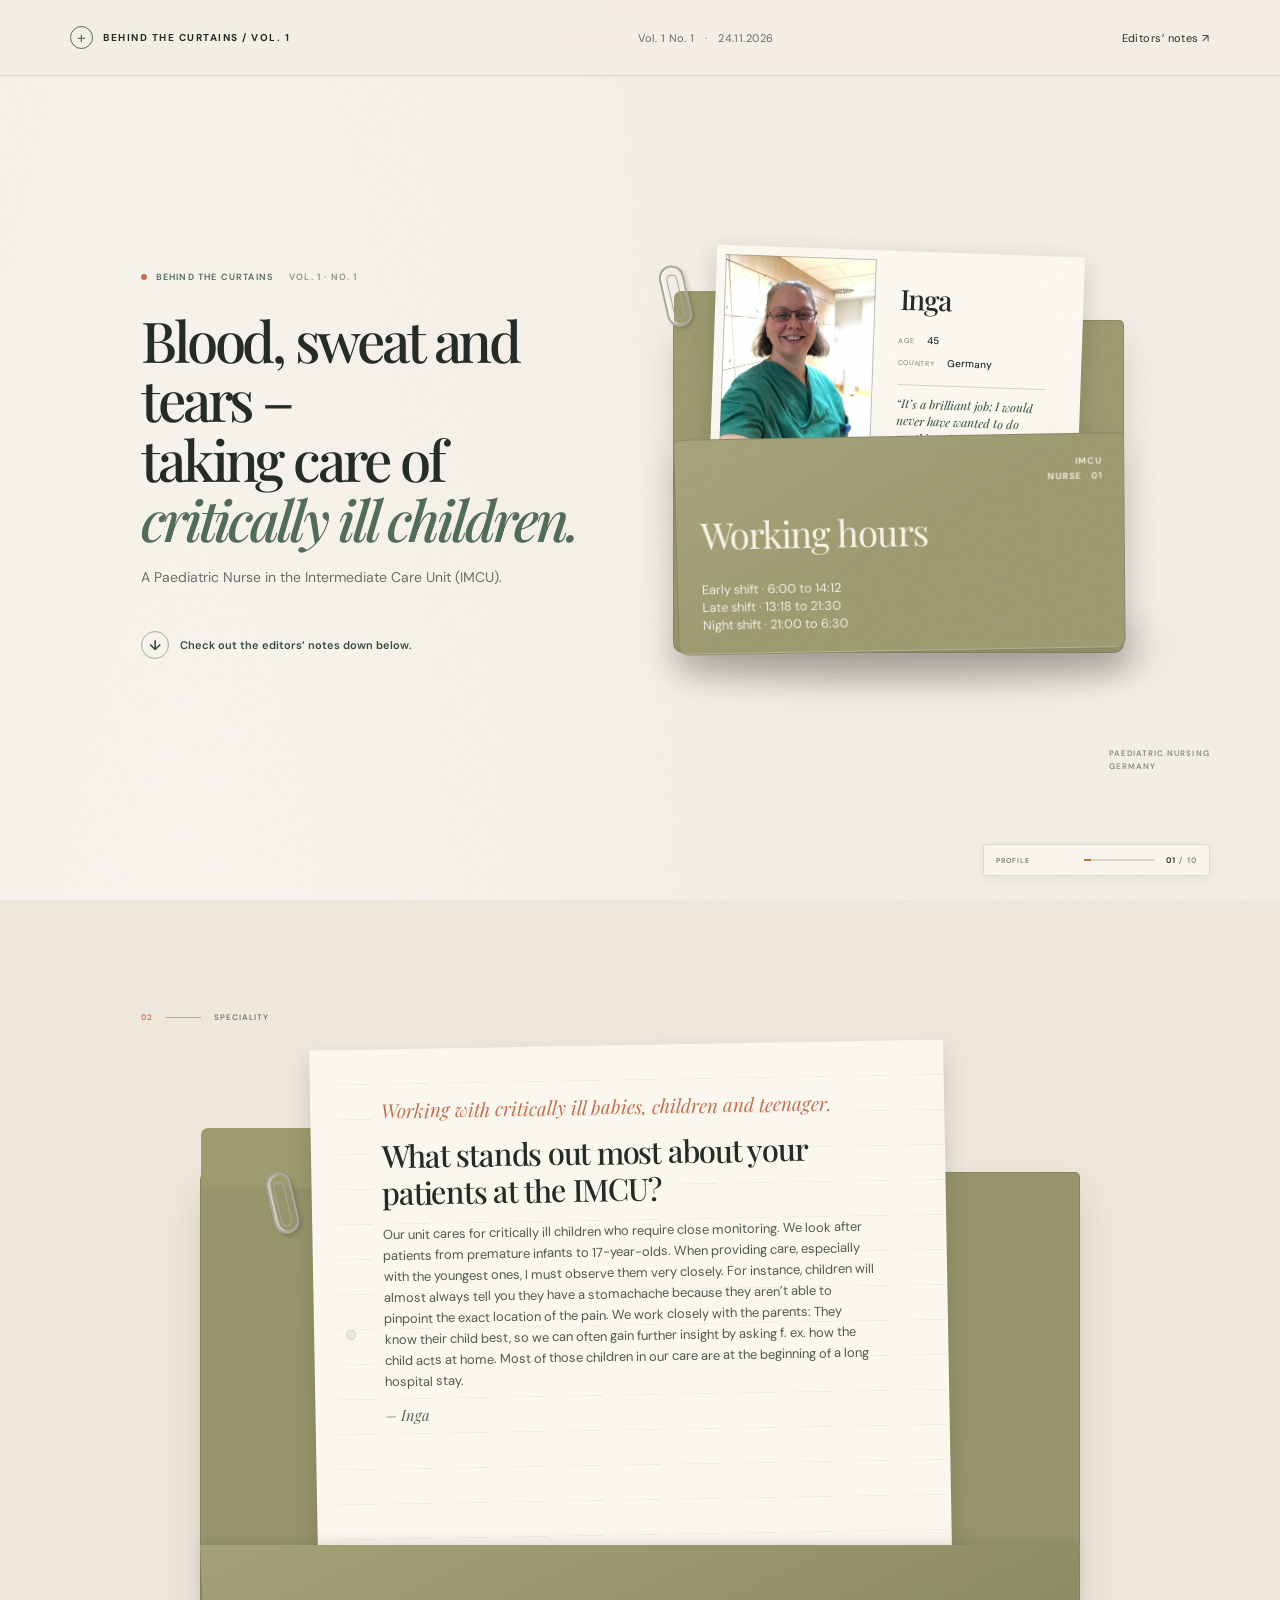
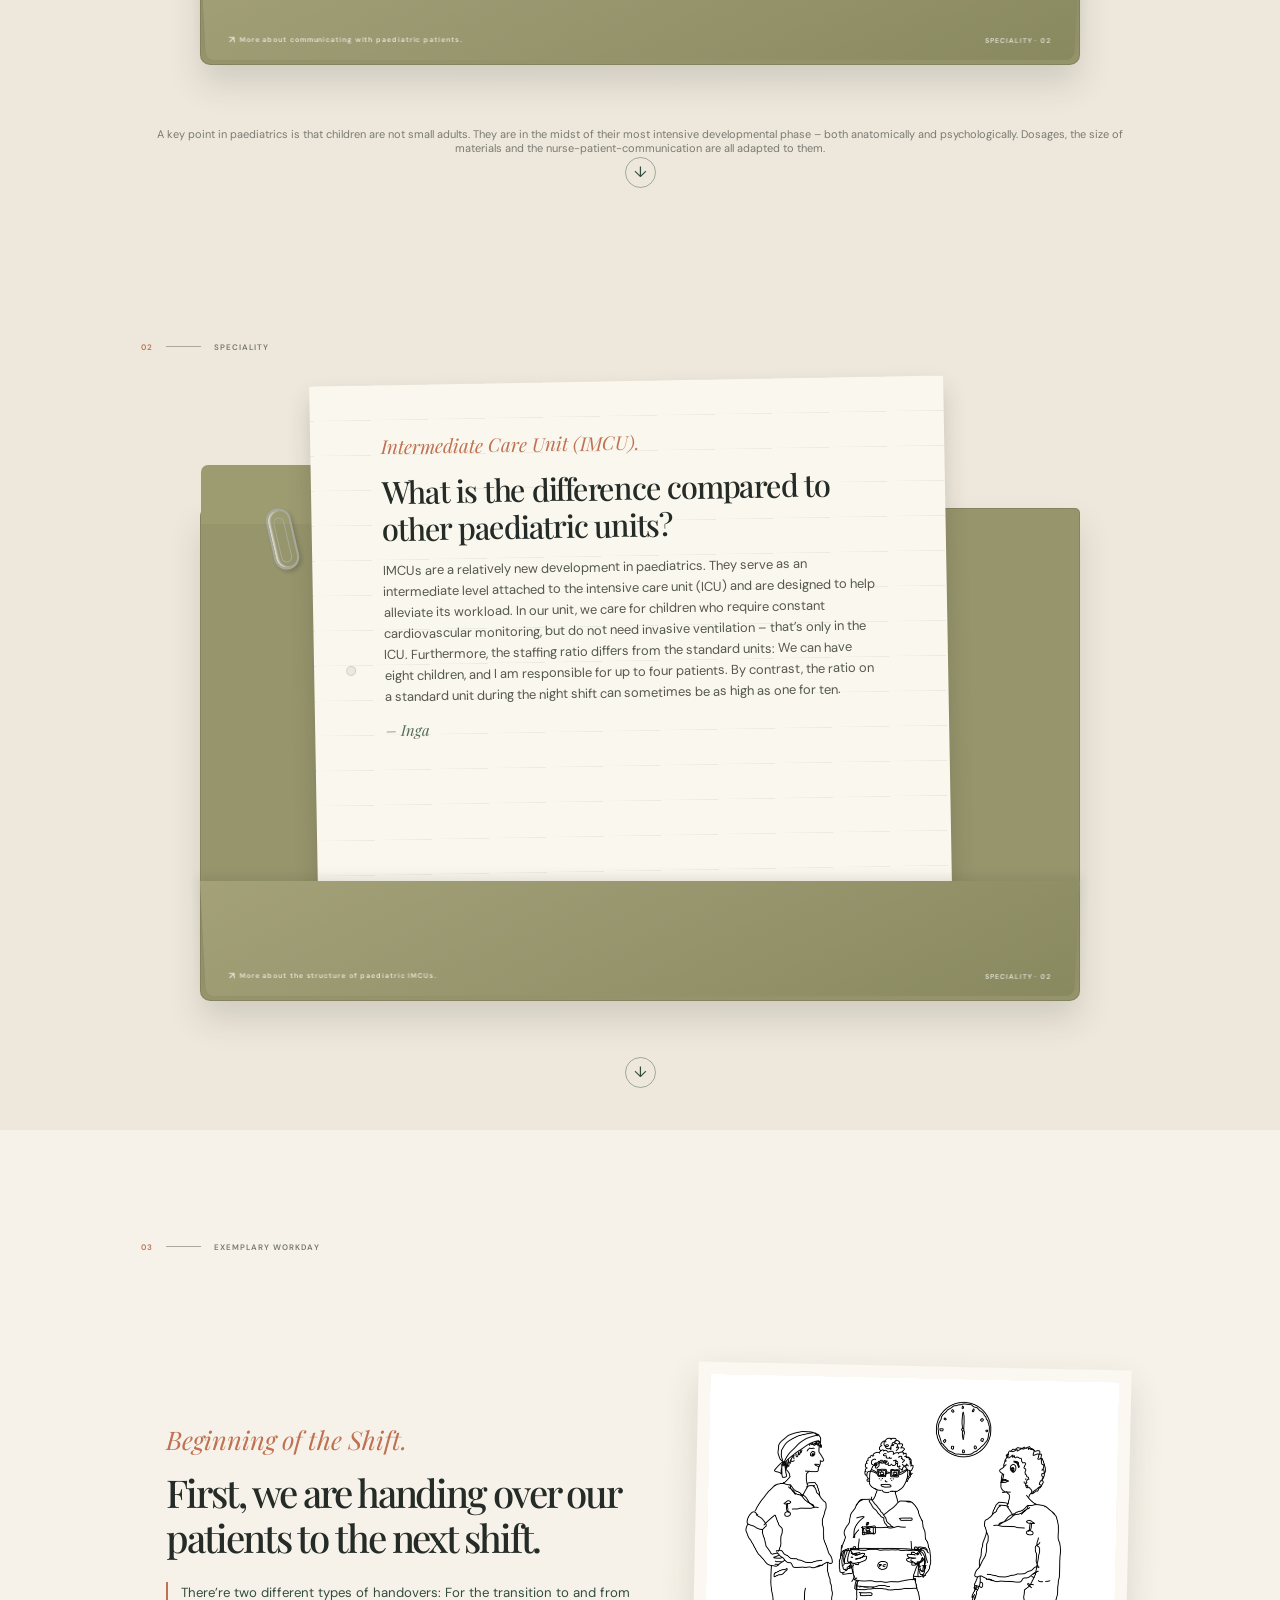
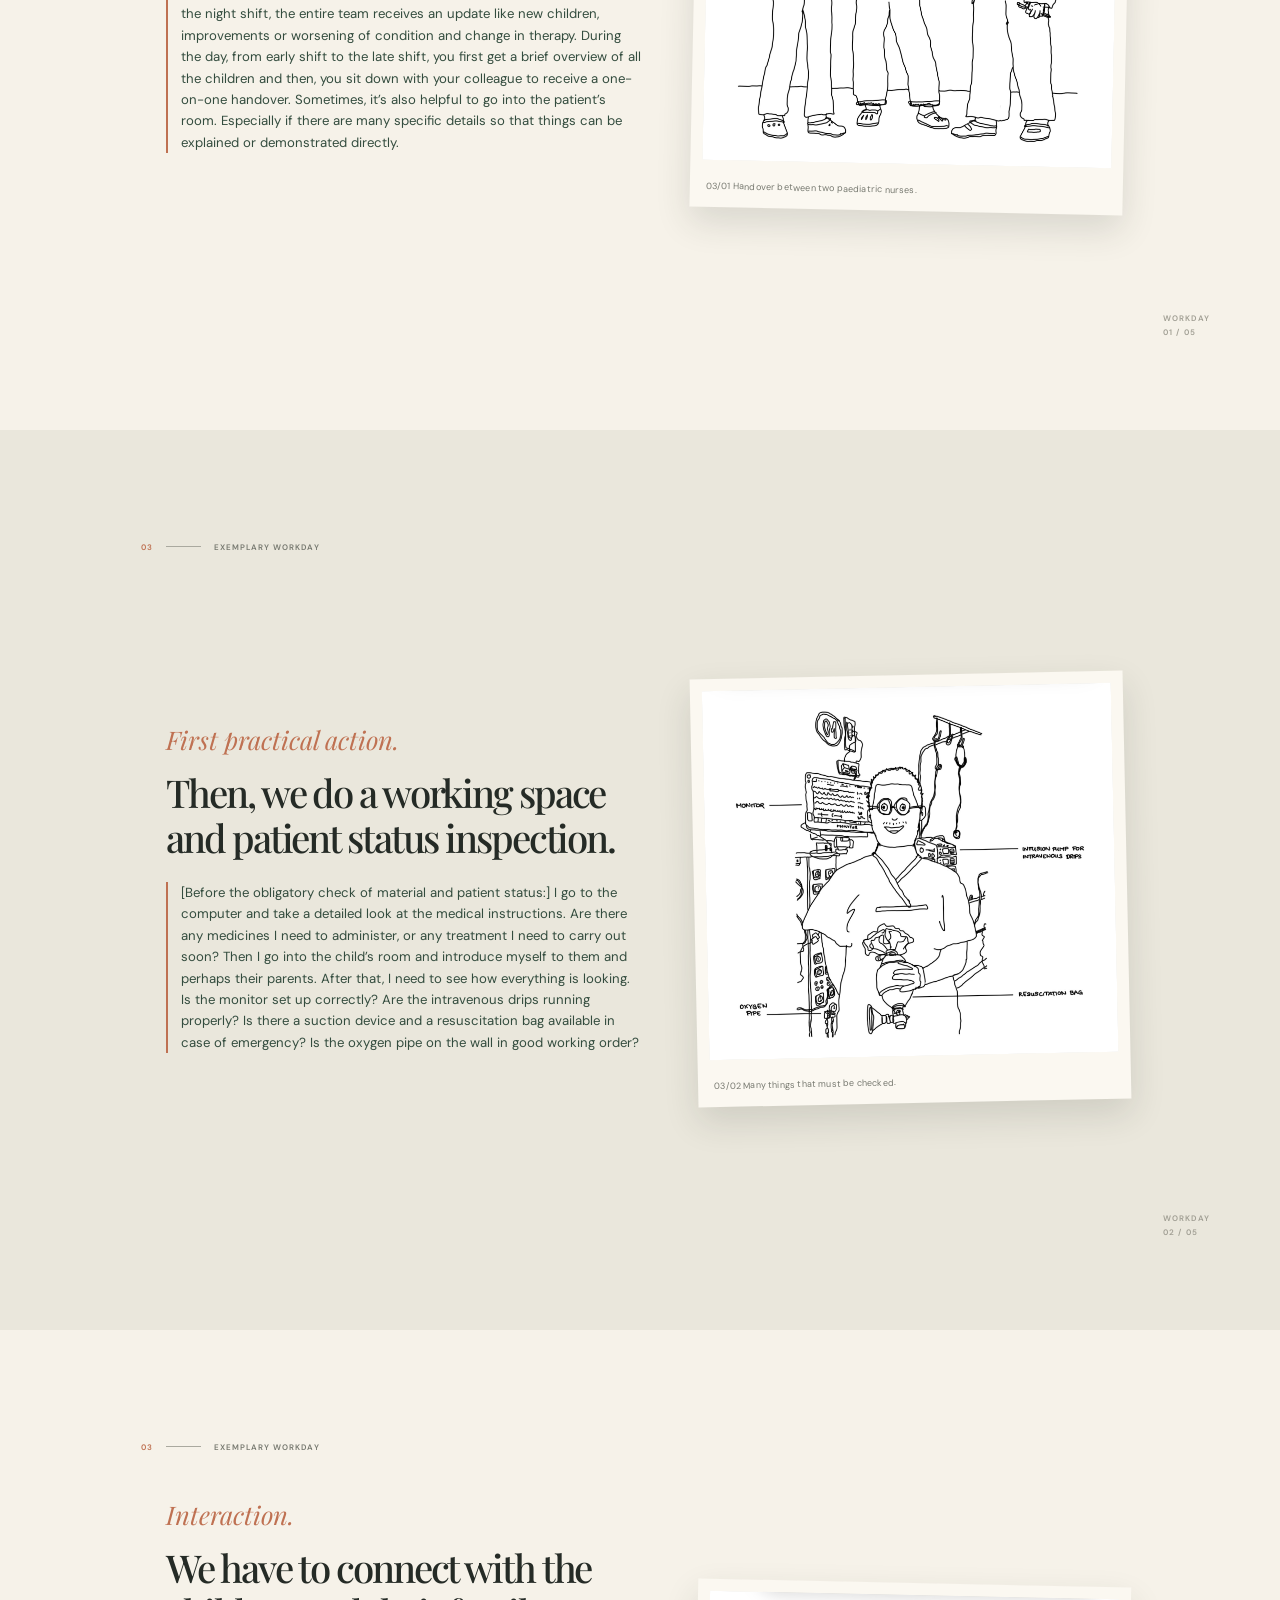
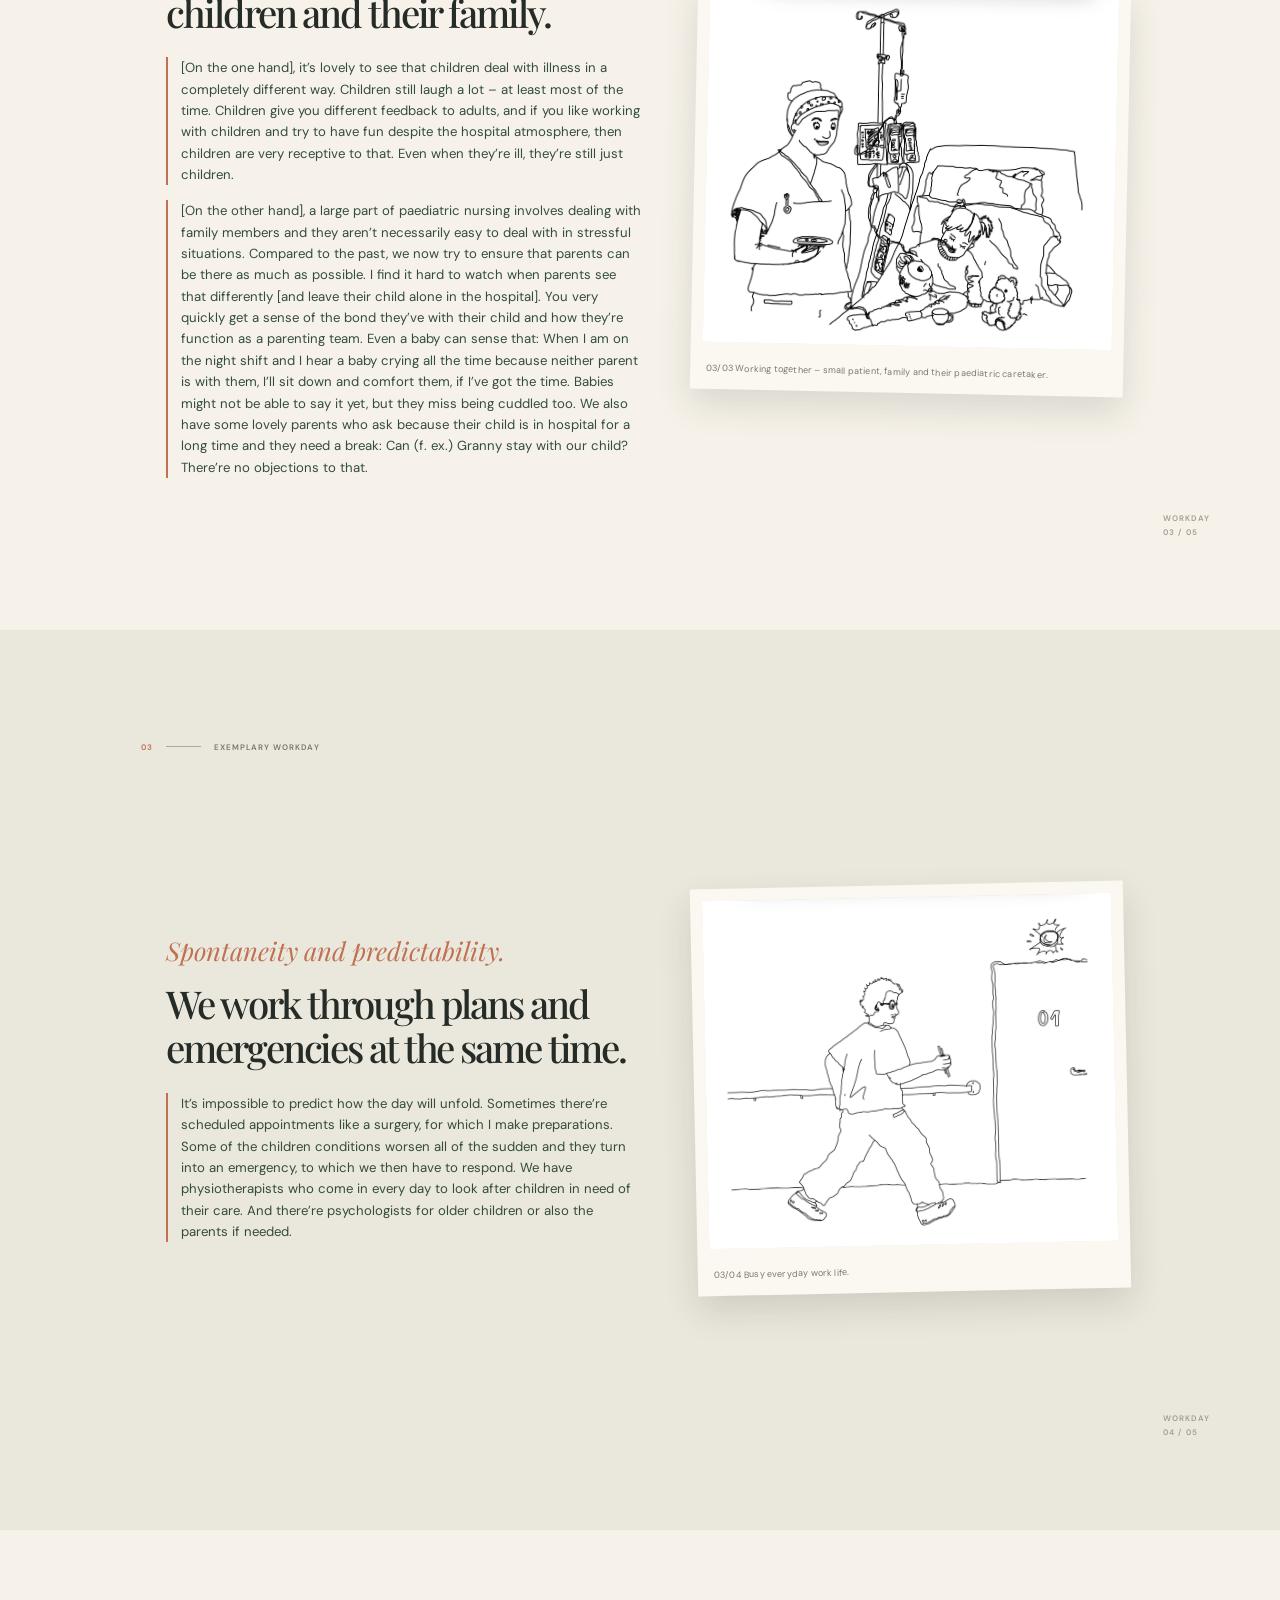
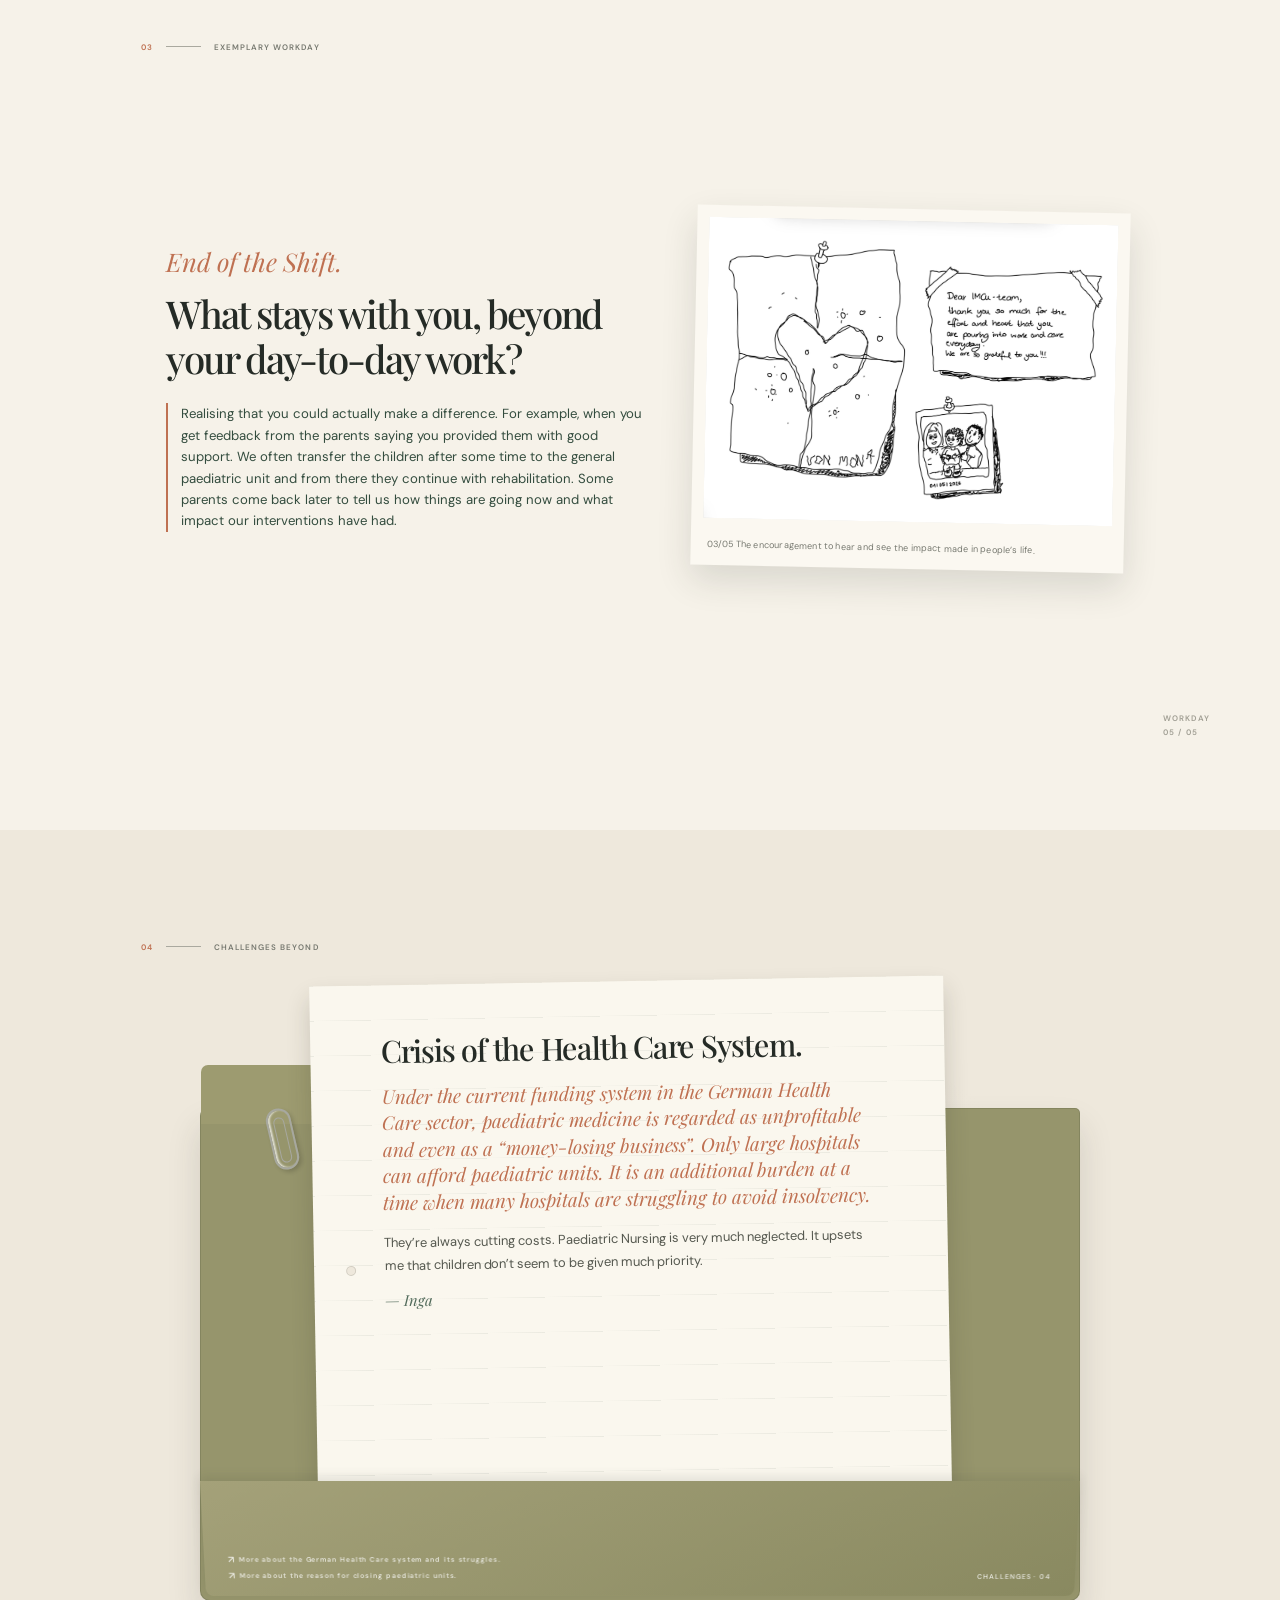
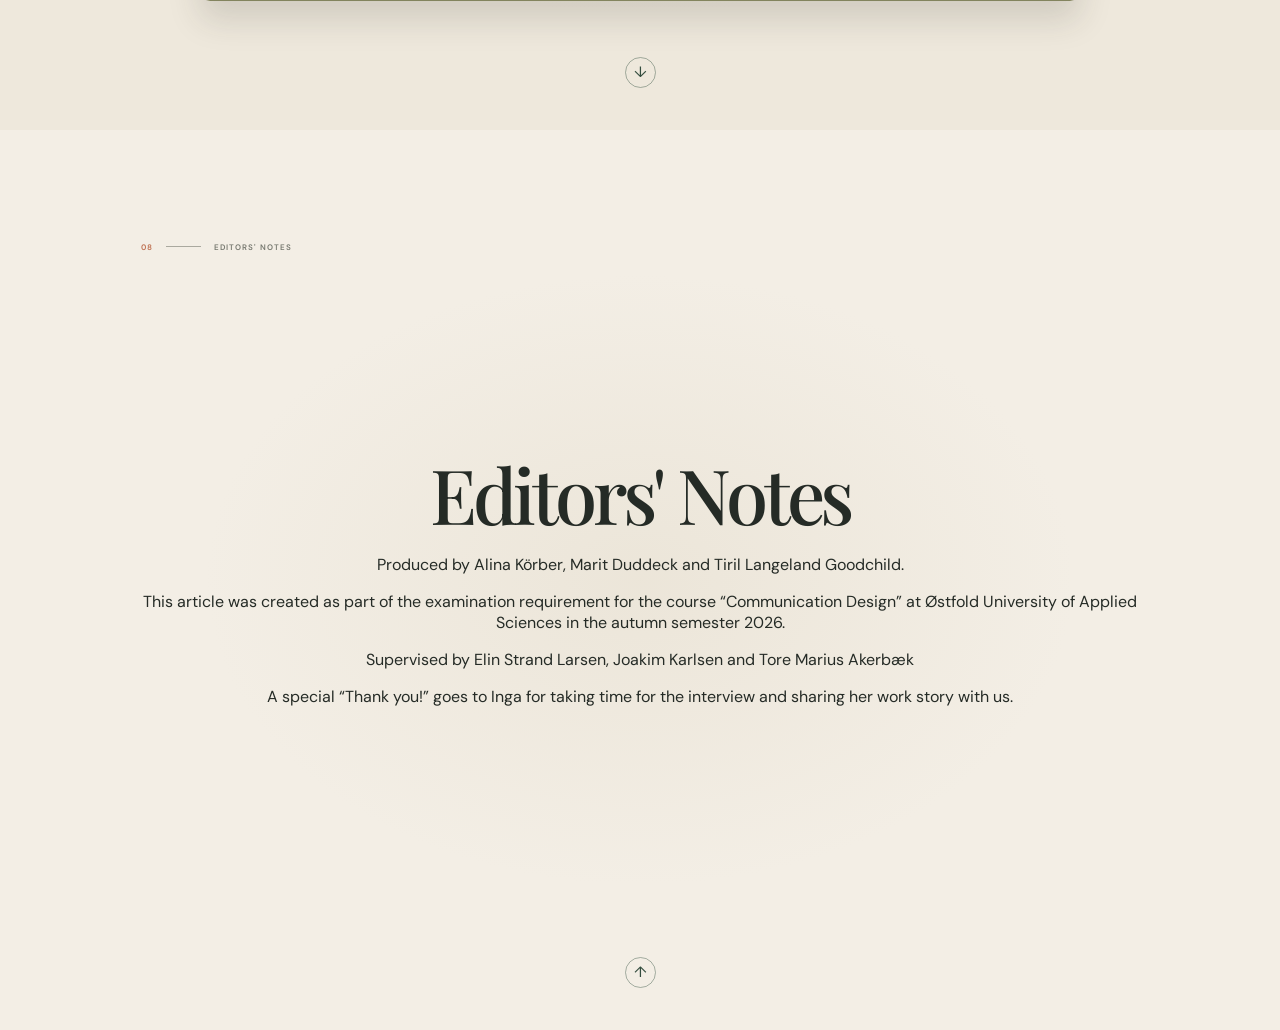
<file: Art. 3/index.html>
<!DOCTYPE html>

<html lang="en">
<head>
<meta charset="utf-8"/>
<meta content="width=device-width, initial-scale=1, viewport-fit=cover" name="viewport"/>
<meta content="#f3eee5" name="theme-color"/>
<meta content="Blood, sweat and tears – taking care of critically ill children. A paediatric IMCU nurse shares her everyday work." name="description"/>
<title>Behind the curtains | A Paediatric Nurse in the IMCU</title>
<link href="https://fonts.googleapis.com" rel="preconnect"/>
<link crossorigin="" href="https://fonts.gstatic.com" rel="preconnect"/>
<link href="https://fonts.googleapis.com/css2?family=DM+Sans:wght@400;500;600;700&amp;family=Playfair+Display:wght@500;600;700&amp;display=swap" rel="stylesheet"/>
<link href="styles.css" rel="stylesheet"/>
<script defer="" src="script.js"></script>
</head>
<body data-current="0">
<header class="topbar">
<a aria-label="A day in the life, back to start" class="wordmark" href="#cover">
<span aria-hidden="true" class="wordmark-mark">+</span>
<span>BEHIND THE CURTAINS / VOL. 1</span>
</a>
<p class="topbar-label">Vol. 1 No. 1 <span aria-hidden="true">·</span> 24.11.2026</p>
<a class="topbar-link" href="#editors-notes">Editors’ notes ↗</a>
</header>
<main>
<section aria-labelledby="cover-title" class="stage cover" data-stage="" id="cover">
<div class="stage-copy cover-copy">
<p class="eyebrow"><span class="eyebrow-dot"></span> BEHIND THE CURTAINS <span class="issue">VOL. 1 · NO. 1</span></p>
<h1 id="cover-title">Blood, sweat and tears –<br/>taking care of <em>critically ill children.</em></h1>
<p class="intro">A Paediatric Nurse in the Intermediate Care Unit (IMCU).</p>
<a class="scroll-cue" href="#editors-notes"><span aria-hidden="true" class="scroll-cue-icon">↓</span> Check out the editors’ notes down below.</a>
</div>
<div aria-label="Closed medical folder with nurse profile" class="folder-wrap cover-folder">
<div class="folder-shadow"></div>
<div class="folder-back"></div>
<article class="profile-card">
<div class="profile-photo-wrap">
<img alt="Inga" class="profile-photo profile-photo-top-aligned" src="Images/Inga.jpg"/>
<span class="photo-label">PROFILE · 01</span>
</div>
<div class="profile-details">
<h2>Inga</h2>
<dl><div><dt>AGE</dt><dd>45</dd></div><div><dt>COUNTRY</dt><dd>Germany</dd></div></dl>
<p class="profile-note">“It’s a brilliant job; I would never have wanted to do anything else.”</p>
</div>
</article>
<div class="folder-front">
<span class="folder-stamp">IMCU<br/>NURSE <span>·</span> 01</span>
<div class="folder-front-copy">
<span class="folder-title">Working hours</span>
<div class="folder-shifts"><p>Early shift · 6:00 to 14:12</p><p>Late shift · 13:18 to 21:30</p><p>Night shift · 21:00 to 6:30</p></div>
</div>
</div>
<span aria-hidden="true" class="paperclip"></span>
</div>
<span class="margin-note cover-margin">PAEDIATRIC NURSING<br/>GERMANY</span>
</section>
<section aria-labelledby="note-title" class="stage note-stage" data-stage="" id="note">
<div class="section-index"><span>02</span><span class="index-rule"></span><span>SPECIALITY</span></div>
<div aria-label="Medical folder opened to a handwritten note" class="folder-wrap open-folder">
<div class="folder-back"></div>
<div class="note-paper">
<p class="handwritten-label">Working with critically ill babies, children and teenager.</p>
<h2 id="note-title">What stands out most about your patients at the IMCU?</h2>
<p class="note-body">Our unit cares for critically ill children who require close monitoring. We look after patients from premature infants to 17-year-olds. When providing care, especially with the youngest ones, I must observe them very closely. For instance, children will almost always tell you they have a stomachache because they aren’t able to pinpoint the exact location of the pain. We work closely with the parents: They know their child best, so we can often gain further insight by asking f. ex. how the child acts at home. Most of those children in our care are at the beginning of a long hospital stay.</p>
<p class="note-signoff">– Inga</p>
<span aria-hidden="true" class="paper-hole"></span>
</div>
<div class="folder-flap"><span><a aria-label="More about communicating with paediatric patients" class="folder-video-link" href="https://www.youtube.com/watch?v=CiBug8ZB96c" rel="noopener noreferrer" target="_blank">↗</a>More about communicating with paediatric patients.</span><span>SPECIALITY · 02</span></div>
<span aria-hidden="true" class="paperclip open-clip"></span>
</div>
<p class="note-caption">A key point in paediatrics is that children are not small adults. They are in the midst of their most intensive developmental phase – both anatomically and psychologically. Dosages, the size of materials and the nurse-patient-communication are all adapted to them.</p>
<a aria-label="Continue to the next note slide" class="next-cue" href="#note-copy">↓</a>
</section>
<section aria-labelledby="note-copy-title" class="stage note-stage" data-stage="" id="note-copy">
<div class="section-index"><span>02</span><span class="index-rule"></span><span>SPECIALITY</span></div>
<div aria-label="Medical folder opened to a handwritten note" class="folder-wrap open-folder">
<div class="folder-back"></div>
<div class="note-paper">
<p class="handwritten-label">Intermediate Care Unit (IMCU).</p>
<h2 id="note-copy-title">What is the difference compared to other paediatric units?</h2>
<p class="note-body">IMCUs are a relatively new development in paediatrics. They serve as an intermediate level attached to the intensive care unit (ICU) and are designed to help alleviate its workload. In our unit, we care for children who require constant cardiovascular monitoring, but do not need invasive ventilation – that’s only in the ICU. Furthermore, the staffing ratio differs from the standard units: We can have eight children, and I am responsible for up to four patients. By contrast, the ratio on a standard unit during the night shift can sometimes be as high as one for ten.</p>
<p class="note-signoff">– Inga</p>
<span aria-hidden="true" class="paper-hole"></span>
</div>
<div class="folder-flap"><span><a aria-label="More about the structure of a paediatric IMCU" class="folder-video-link" href="https://publications.aap.org/pediatrics/article/149/5/e2022057009/186777/Guidance-for-Structuring-a-Pediatric-Intermediate?autologincheck=redirected" rel="noopener noreferrer" target="_blank">↗</a>More about the structure of paediatric IMCUs.</span><span>SPECIALITY · 02</span></div>
<span aria-hidden="true" class="paperclip open-clip"></span>
</div>
<a aria-label="Continue to 7 a.m., handover" class="next-cue" href="#moment-1">↓</a>
</section>
<section aria-labelledby="moment-1-title" class="stage timeline-stage" data-stage="" id="moment-1">
<div class="section-index"><span>03</span><span class="index-rule"></span><span>EXEMPLARY WORKDAY</span></div>
<div class="moment-layout">
<div class="moment-copy">
<p class="moment-kicker">Beginning of the Shift.</p>
<h2 id="moment-1-title">First, we are handing over our patients to the next shift.</h2>
<p class="moment-aside">There’re two different types of handovers: For the transition to and from the night shift, the entire team receives an update like new children, improvements or worsening of condition and change in therapy. During the day, from early shift to the late shift, you first get a brief overview of all the children and then, you sit down with your colleague to receive a one-on-one handover. Sometimes, it’s also helpful to go into the patient’s room. Especially if there are many specific details so that things can be explained or demonstrated directly.</p>
</div>
<figure class="moment-photo photo-one">
<img alt="Three paediatric nurses discussing the handover" class="photo-placeholder moment-image" src="Images/IMG_1700.jpg"/>
<figcaption>03/01 Handover between two paediatric nurses.</figcaption>
</figure>
</div>
<span class="margin-note timeline-margin">WORKDAY<br/>01 / 05</span>
</section>
<section aria-labelledby="moment-2-title" class="stage timeline-stage alternate" data-stage="" id="moment-2">
<div class="section-index"><span>03</span><span class="index-rule"></span><span>EXEMPLARY WORKDAY</span></div>
<div class="moment-layout">
<div class="moment-copy">
<p class="moment-kicker">First practical action.</p>
<h2 id="moment-2-title">Then, we do a working space and patient status inspection.</h2>
<p class="moment-aside">[Before the obligatory check of material and patient status:] I go to the computer and take a detailed look at the medical instructions. Are there any medicines I need to administer, or any treatment I need to carry out soon? Then I go into the child’s room and introduce myself to them and perhaps their parents. After that, I need to see how everything is looking. Is the monitor set up correctly? Are the intravenous drips running properly? Is there a suction device and a resuscitation bag available in case of emergency? Is the oxygen pipe on the wall in good working order?</p>
</div>
<figure class="moment-photo photo-two">
<img alt="Paediatric nurse checking monitoring equipment and emergency supplies" class="photo-placeholder moment-image" src="Images/IMG_1704.jpg"/>
<figcaption>03/02 Many things that must be checked.</figcaption>
</figure>
</div>
<span class="margin-note timeline-margin">WORKDAY<br/>02 / 05</span>
</section>
<section aria-labelledby="moment-3-title" class="stage timeline-stage" data-stage="" id="moment-3">
<div class="section-index"><span>03</span><span class="index-rule"></span><span>EXEMPLARY WORKDAY</span></div>
<div class="moment-layout">
<div class="moment-copy">
<p class="moment-kicker">Interaction.</p>
<h2 id="moment-3-title">We have to connect with the children and their family.</h2>
<p class="moment-aside">[On the one hand], it’s lovely to see that children deal with illness in a completely different way. Children still laugh a lot – at least most of the time. Children give you different feedback to adults, and if you like working with children and try to have fun despite the hospital atmosphere, then children are very receptive to that. Even when they’re ill, they’re still just children.</p><p class="moment-aside moment-aside-followup">[On the other hand], a large part of paediatric nursing involves dealing with family members and they aren’t necessarily easy to deal with in stressful situations. Compared to the past, we now try to ensure that parents can be there as much as possible. I find it hard to watch when parents see that differently [and leave their child alone in the hospital]. You very quickly get a sense of the bond they’ve with their child and how they’re function as a parenting team. Even a baby can sense that: When I am on the night shift and I hear a baby crying all the time because neither parent is with them, I’ll sit down and comfort them, if I’ve got the time. Babies might not be able to say it yet, but they miss being cuddled too. We also have some lovely parents who ask because their child is in hospital for a long time and they need a break: Can (f. ex.) Granny stay with our child? There’re no objections to that.</p>
</div>
<figure class="moment-photo photo-three">
<img alt="Paediatric nurse interacting with a child and a family member" class="photo-placeholder moment-image" src="Images/IMG_1709.jpg"/>
<figcaption>03/03 Working together – small patient, family and their paediatric caretaker.</figcaption>
</figure>
</div>
<span class="margin-note timeline-margin">WORKDAY<br/>03 / 05</span>
</section>
<section aria-labelledby="moment-4-title" class="stage timeline-stage alternate" data-stage="" id="moment-4">
<div class="section-index"><span>03</span><span class="index-rule"></span><span>EXEMPLARY WORKDAY</span></div>
<div class="moment-layout">
<div class="moment-copy">
<p class="moment-kicker">Spontaneity and predictability.</p>
<h2 id="moment-4-title">We work through plans and emergencies at the same time.</h2>
<p class="moment-aside">It’s impossible to predict how the day will unfold. Sometimes there’re scheduled appointments like a surgery, for which I make preparations. Some of the children conditions worsen all of the sudden and they turn into an emergency, to which we then have to respond. We have physiotherapists who come in every day to look after children in need of their care. And there’re psychologists for older children or also the parents if needed.</p>
</div>
<figure class="moment-photo photo-four">
<img alt="Paediatric nurse walking along the hospital corridor" class="photo-placeholder moment-image" src="Images/IMG_1710.jpg"/>
<figcaption>03/04 Busy everyday work life.</figcaption>
</figure>
</div>
<span class="margin-note timeline-margin">WORKDAY<br/>04 / 05</span>
</section>
<section aria-labelledby="moment-5-title" class="stage timeline-stage" data-stage="" id="moment-5">
<div class="section-index"><span>03</span><span class="index-rule"></span><span>EXEMPLARY WORKDAY</span></div>
<div class="moment-layout">
<div class="moment-copy">
<p class="moment-kicker">End of the Shift.</p>
<h2 id="moment-5-title">What stays with you, beyond your day-to-day work?</h2>
<p class="moment-aside">Realising that you could actually make a difference. For example, when you get feedback from the parents saying you provided them with good support. We often transfer the children after some time to the general paediatric unit and from there they continue with rehabilitation. Some parents come back later to tell us how things are going now and what impact our interventions have had.</p>
</div>
<figure class="moment-photo photo-five">
<img alt="Handmade thank-you notes and a family photograph" class="photo-placeholder moment-image" src="Images/IMG_1711.jpg"/>
<figcaption>03/05 The encouragement to hear and see the impact made in people’s life.</figcaption>
</figure>
</div>
<span class="margin-note timeline-margin">WORKDAY<br/>05 / 05</span>
</section>
<section aria-labelledby="closing-title" class="stage note-stage" data-stage="" id="closing">
<div class="section-index"><span>04</span><span class="index-rule"></span><span>CHALLENGES BEYOND</span></div>
<div aria-label="Medical folder opened to a handwritten note" class="folder-wrap open-folder">
<div class="folder-back"></div>
<div class="note-paper">
<h2 id="closing-title">Crisis of the Health Care System.</h2>
<p class="closing-note-extra">Under the current funding system in the German Health Care sector, paediatric medicine is regarded as unprofitable and even as a “money-losing business”. Only large hospitals can afford paediatric units. It is an additional burden at a time when many hospitals are struggling to avoid insolvency.</p>
<p class="note-body">They’re always cutting costs. Paediatric Nursing is very much neglected. It upsets me that children don’t seem to be given much priority.</p>
<p class="note-signoff">— Inga</p>
<span aria-hidden="true" class="paper-hole"></span>
</div>
<div class="folder-flap"><span class="folder-flap-links"><span><a aria-label="More about the German paediatric health care system and its struggles" class="folder-video-link" href="https://www.jpeds.com/article/S0022-3476(16)30148-2/fulltext" rel="noopener noreferrer" target="_blank">↗</a>More about the German Health Care system and its struggles.</span><span><a aria-label="More about why paediatric units are closing" class="folder-video-link" href="https://lowninstitute.org/pediatrics-and-profits-why-childrens-hospital-units-are-closing/" rel="noopener noreferrer" target="_blank">↗</a>More about the reason for closing paediatric units.</span></span><span>CHALLENGES · 04</span></div>
<span aria-hidden="true" class="paperclip open-clip"></span>
</div>
<a aria-label="Continue to Editors' Notes" class="next-cue" href="#editors-notes">↓</a>
</section>
<section aria-labelledby="editors-notes-title" class="stage editors-notes-stage" data-stage="" id="editors-notes">
<div class="section-index"><span>08</span><span class="index-rule"></span><span>EDITORS' NOTES</span></div>
<div class="editors-notes-copy">
<h2 id="editors-notes-title">Editors' Notes</h2>
<p class="editors-notes-text"><p>Produced by Alina Körber, Marit Duddeck and Tiril Langeland Goodchild.</p><p>This article was created as part of the examination requirement for the course “Communication Design” at Østfold University of Applied Sciences in the autumn semester 2026.</p><p>Supervised by Elin Strand Larsen, Joakim Karlsen and Tore Marius Akerbæk</p><p>A special “Thank you!” goes to Inga for taking time for the interview and sharing her work story with us.</p></p>
</div>
<a aria-label="Back to top" class="next-cue" href="#cover">↑</a>
</section>
</main>
<div aria-hidden="true" class="page-journey">
<span class="journey-track"></span>
<span class="journey-ticks"><i></i><i></i><i></i><i></i><i></i></span>
<span class="journey-sheet"><i></i><i></i><i></i></span>
</div>
<span aria-hidden="true" class="paperclip traveling-paperclip"></span>
<nav aria-label="Story progress" class="story-progress">
<span class="progress-label" id="progress-label">PROFILE</span>
<div aria-label="Story progress" aria-valuemax="10" aria-valuemin="1" aria-valuenow="1" class="progress-track" role="progressbar">
<span class="progress-fill"></span>
</div>
<span class="progress-count"><span id="progress-current">01</span> <span aria-hidden="true">/</span> 10</span>
</nav>
</body>
</html>
</file>
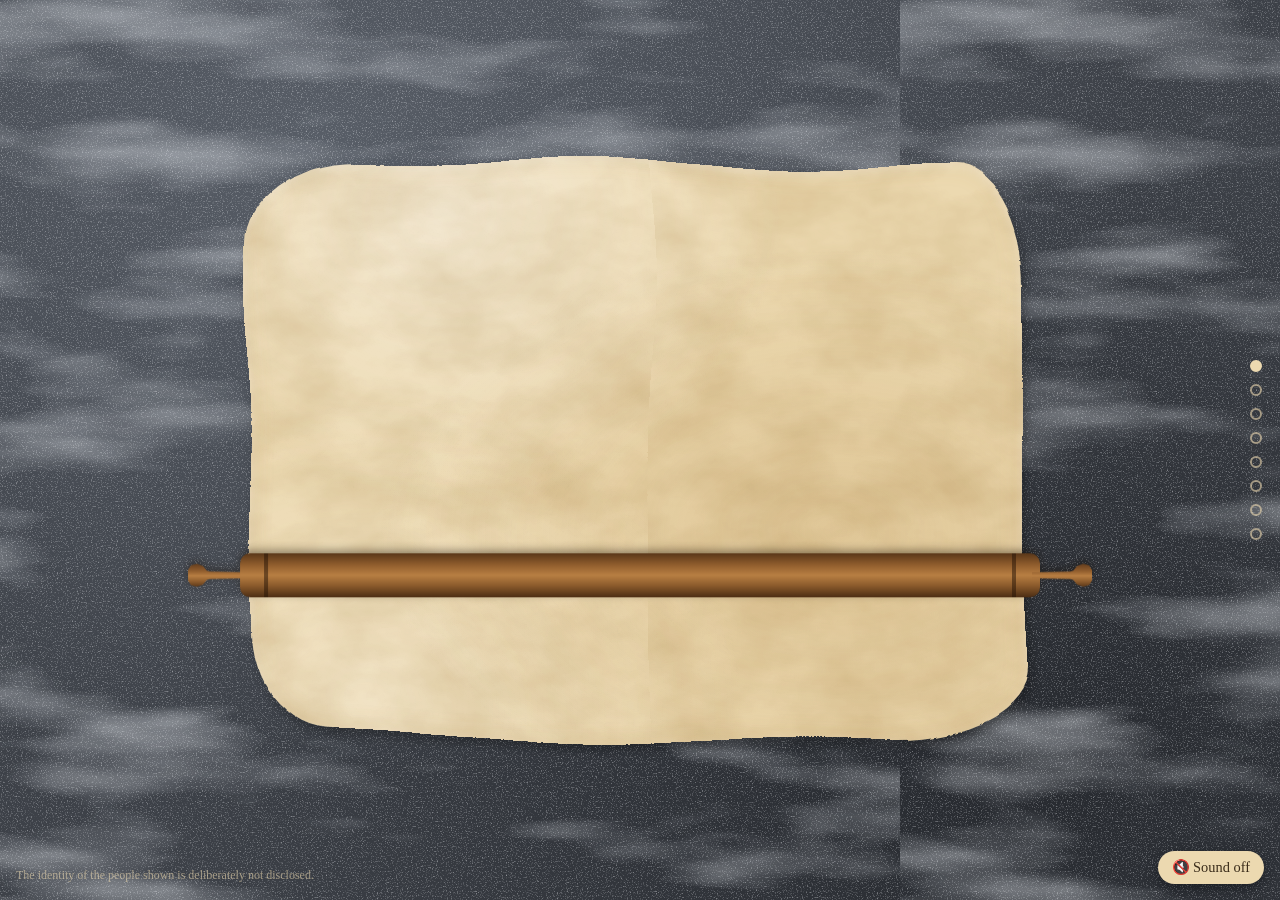
<file: Art. 1/index 4.html>
<!DOCTYPE html>
<html lang="en">
<head>
<meta charset="UTF-8">
<meta name="viewport" content="width=device-width, initial-scale=1">
<title>Spoiled brat!</title>
<link rel="stylesheet" href="style.css">
</head>
<body>
<div class="backdrop"></div>

<!-- Filter for the soft, irregular dough edge -->
<svg width="0" height="0" style="position:absolute" aria-hidden="true">
  <filter id="w1" x="-10%" y="-10%" width="120%" height="120%">
    <feTurbulence type="fractalNoise" baseFrequency="0.0045" numOctaves="1" seed="4" result="r"/>
    <feDisplacementMap in="SourceGraphic" in2="r" scale="34" xChannelSelector="R" yChannelSelector="G"/>
  </filter>
</svg>

<div class="page">
  <main class="stage" id="stage">
    <div class="dough"></div>

    <!-- ===== 0: Title ===== -->
    <section class="slide">
      <div class="content">
        <h1>“Spoiled brat!”</h1>
        <p class="standfirst">A workplace for people with disabilities, a wage of 38 kr an hour, and one sentence that hurt.</p>
        <div class="byline">By Alina Körber, Marit Duddeck and Tiril Langeland Goodchild</div>
      </div>
    </section>

    <!-- ===== 1 ===== -->
    <section class="slide">
      <div class="content">
        <p>During one of the last conversations with a superior, at a learning apprentice’s workplace Anna was called a “spoiled brat”. She sat down, stressed a lot, and wanted to have a conversation with her manager about her wages. She had just finished being a learning candidate and was supposed to be working for them for a few more months. Anna had expectations to be paid more since she finally had done her education and found out they were still paying her the same: 38kr an hour.</p>
      </div>
    </section>

    <!-- ===== 2: Conflict scene with sketch ===== -->
    <section class="slide conflict">
      <div class="content">
        <div class="scene">
          <img alt="Hand-drawn illustration: an angry man points at a young woman with a bun who looks down; a speech bubble reads “Spoiled brat!!!”" src="[data-uri]">
        </div>
        <p>She was devastated and broke down. The manager was trying to comfort her but used the wrong words for an employee. He said that Anna had improved a lot from the spoiled brat she was when she arrived. It hurt her. She herself said: “being referred to as a ‘spoiled brat’ was depressing and I struggled to wake up the next days.”</p>
      </div>
    </section>

    <!-- ===== 3 ===== -->
    <section class="slide">
      <div class="content">
        <p>The workplace is a place supposed to be suited for people with disabilities. Anna has been diagnosed with both ADHD and Autism. She was a learning apprentice there for two years. She was paid like any of the employees they had there. The issue is she was producing more than most of the other employees who were hired there with disabilities. She was earning the exact same, and they never reevaluated her to see if she could become a proper apprentice. Most of their employees also were having disability on the side and this job was mostly something to have to do during their day. For Anna it was her only income and that it didn’t even cover her travel to and from work.</p>
      </div>
    </section>

    <!-- ===== 4 ===== -->
    <section class="slide">
      <div class="content">
        <p>When she first got to the workplace, she got presented with an “incomplete” contract, containing a total of four sentences with information about her work and her wage. She was only 17 and never had a job before. She had no idea how a proper contract was supposed to look like and what it should contain.</p>
      </div>
    </section>

    <!-- ===== 5: Legal background (with effects) ===== -->
    <section class="slide legal">
      <div class="content">
        <span class="section-sign sign-1" aria-hidden="true">§</span>
        <span class="section-sign sign-2" aria-hidden="true">§</span>
        <span class="section-sign sign-3" aria-hidden="true">§</span>

        <svg class="scales" viewBox="0 0 120 100" aria-hidden="true" fill="none" stroke="currentColor" stroke-width="2.5" stroke-linecap="round">
          <path d="M60 24 V94 M38 94 H82"/>
          <circle cx="60" cy="19" r="4.5" fill="currentColor"/>
          <g class="beam">
            <path d="M16 24 H104"/>
            <path d="M16 24 L6 62 M16 24 L26 62 M104 24 L94 62 M104 24 L114 62"/>
            <path d="M2 62 H30 Q16 80 2 62 Z M90 62 H118 Q104 80 90 62 Z" fill="currentColor"/>
          </g>
        </svg>

        <p>In Norway, several laws protect people with disabilities. The <mark class="law" style="--i:0">Equality and Anti-Discrimination Act</mark> (Likestillings- og diskrimineringsloven) prohibits discrimination and gives a right to reasonable accommodation at work. In specially adapted workplaces (<mark class="law" style="--i:1">Varig tilrettelagt arbeid, VTA</mark>), the <mark class="law" style="--i:2">Working Environment Act</mark> (Arbeidsmiljøloven) generally applies, including rules on contracts, working hours and safety. Wages must be transparent and unlawful deductions are not allowed, and the <mark class="law" style="--i:3">Guardianship Act</mark> (Vergemålsloven) can protect against financial exploitation.</p>
      </div>
    </section>

    <!-- ===== 6 ===== -->
    <section class="slide">
      <div class="content">
        <p>Considering all that, it is safe to say that this place and work took her love for cooking and making pastries.</p>
      </div>
    </section>

    <!-- ===== 7: Editors' Note ===== -->
    <section class="slide">
      <div class="content">
        <h2>Editors’ Note</h2>
        <p>Produced by Alina Körber, Marit Duddeck and Tiril Langeland Goodchild.</p>
        <p>This article was created as part of the examination requirement for the course ‘Communication Design’ at Østfold University of Applied Science in the autumn semester 2026.</p>
        <p>Supervised by Elin Strand Larsen, Joakim Karlsen and Tore Marius Akerbæk.</p>
        <p>A special ‘Thank you’ goes to Anna (name changed) for taking time for the interview and sharing her story with us.</p>
      </div>
    </section>
  </main>
</div>

<nav class="dots" id="dots" aria-label="Sections"></nav>
<div class="hint" id="hint">Scroll or use the arrow keys ↓ ↑</div>
<div class="footer-note">The identity of the people shown is deliberately not disclosed.</div>
<button id="soundButton" type="button" aria-pressed="false">🔇 Sound off</button>

<script src="script.js"></script>
</body>
</html>
</file>
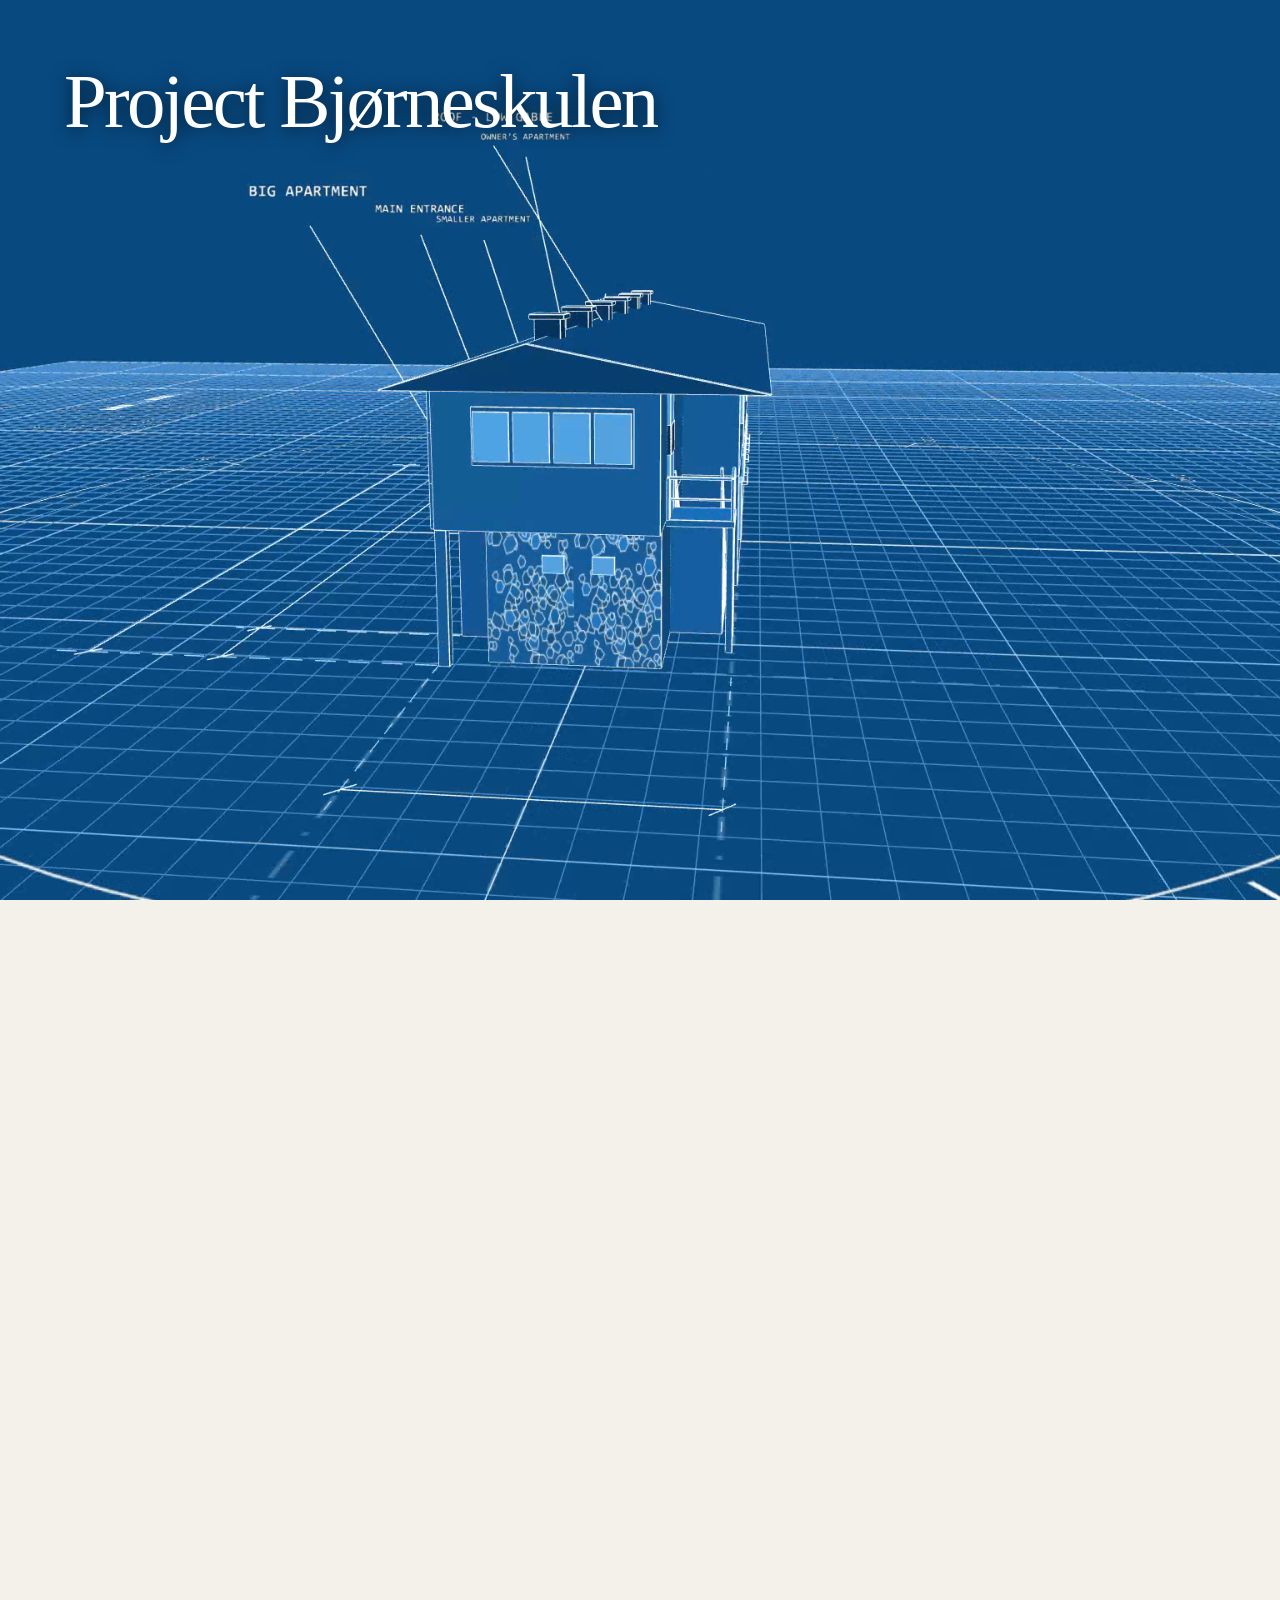
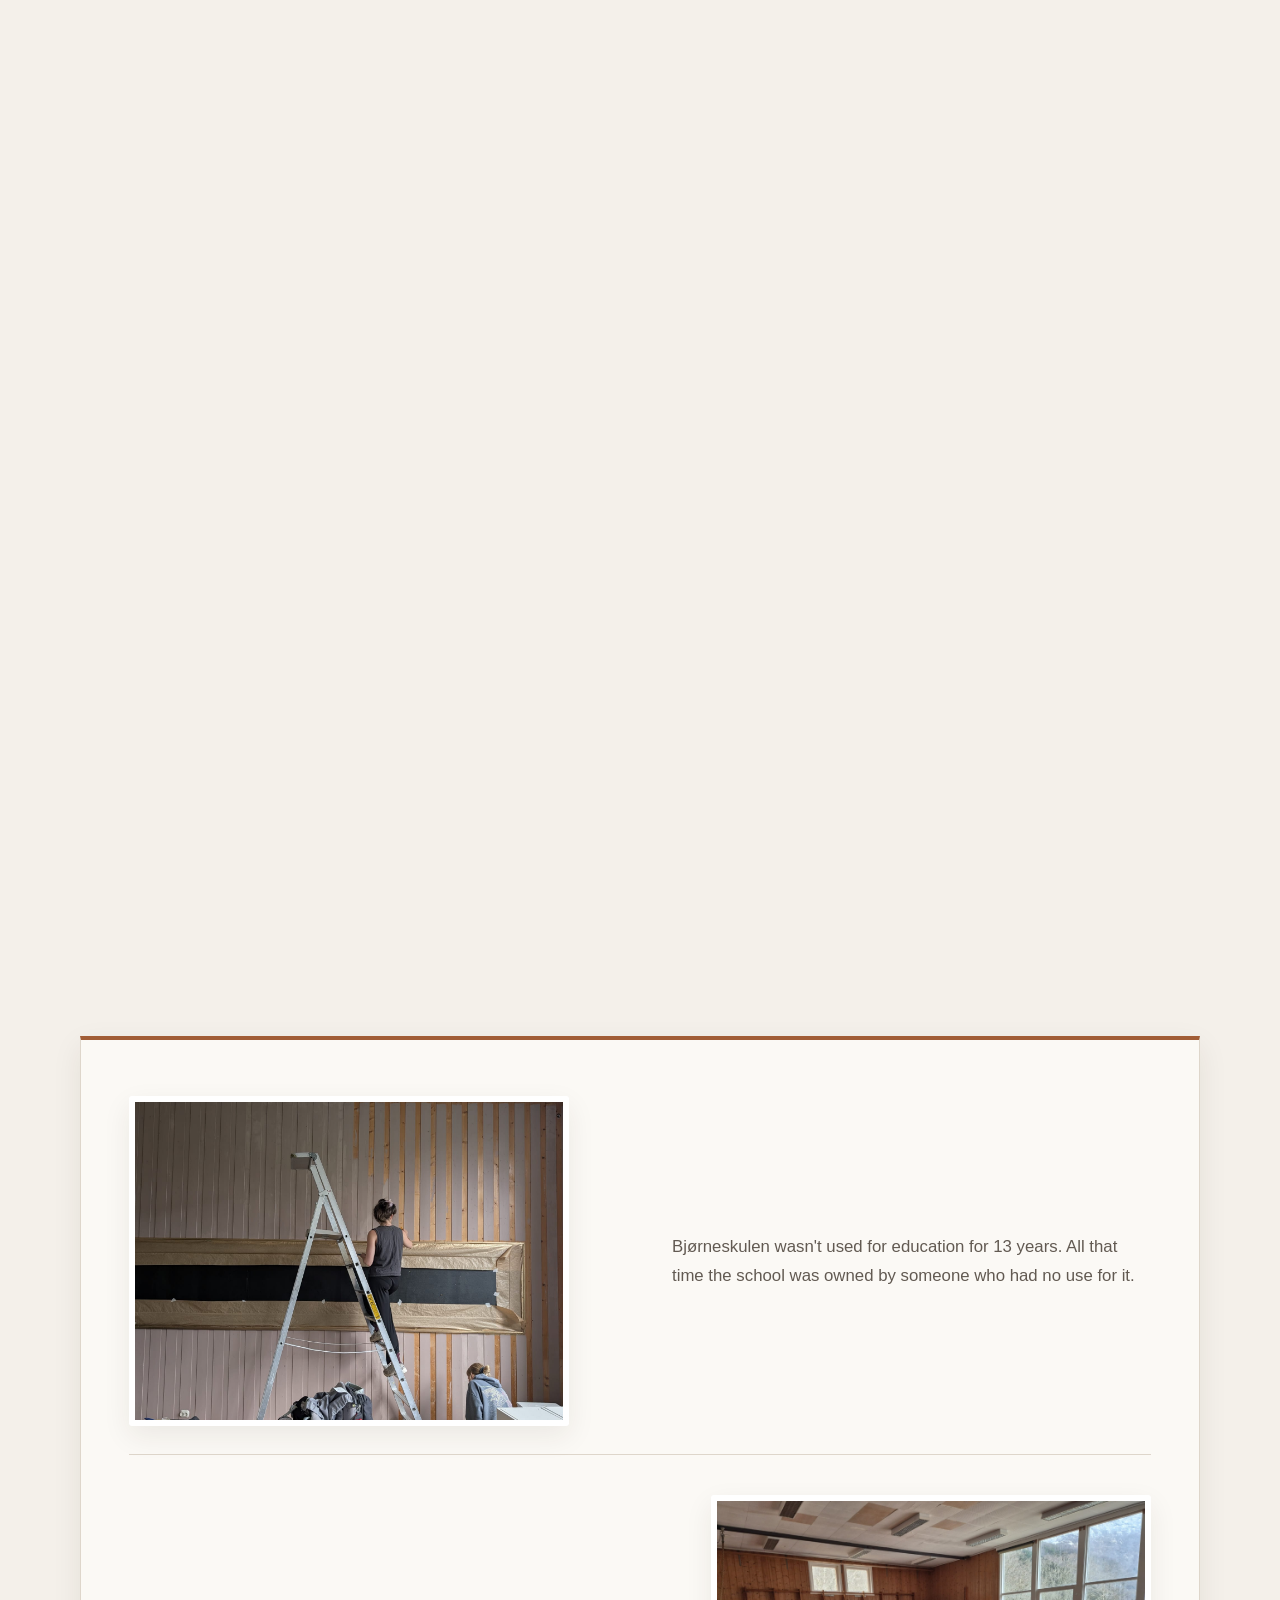
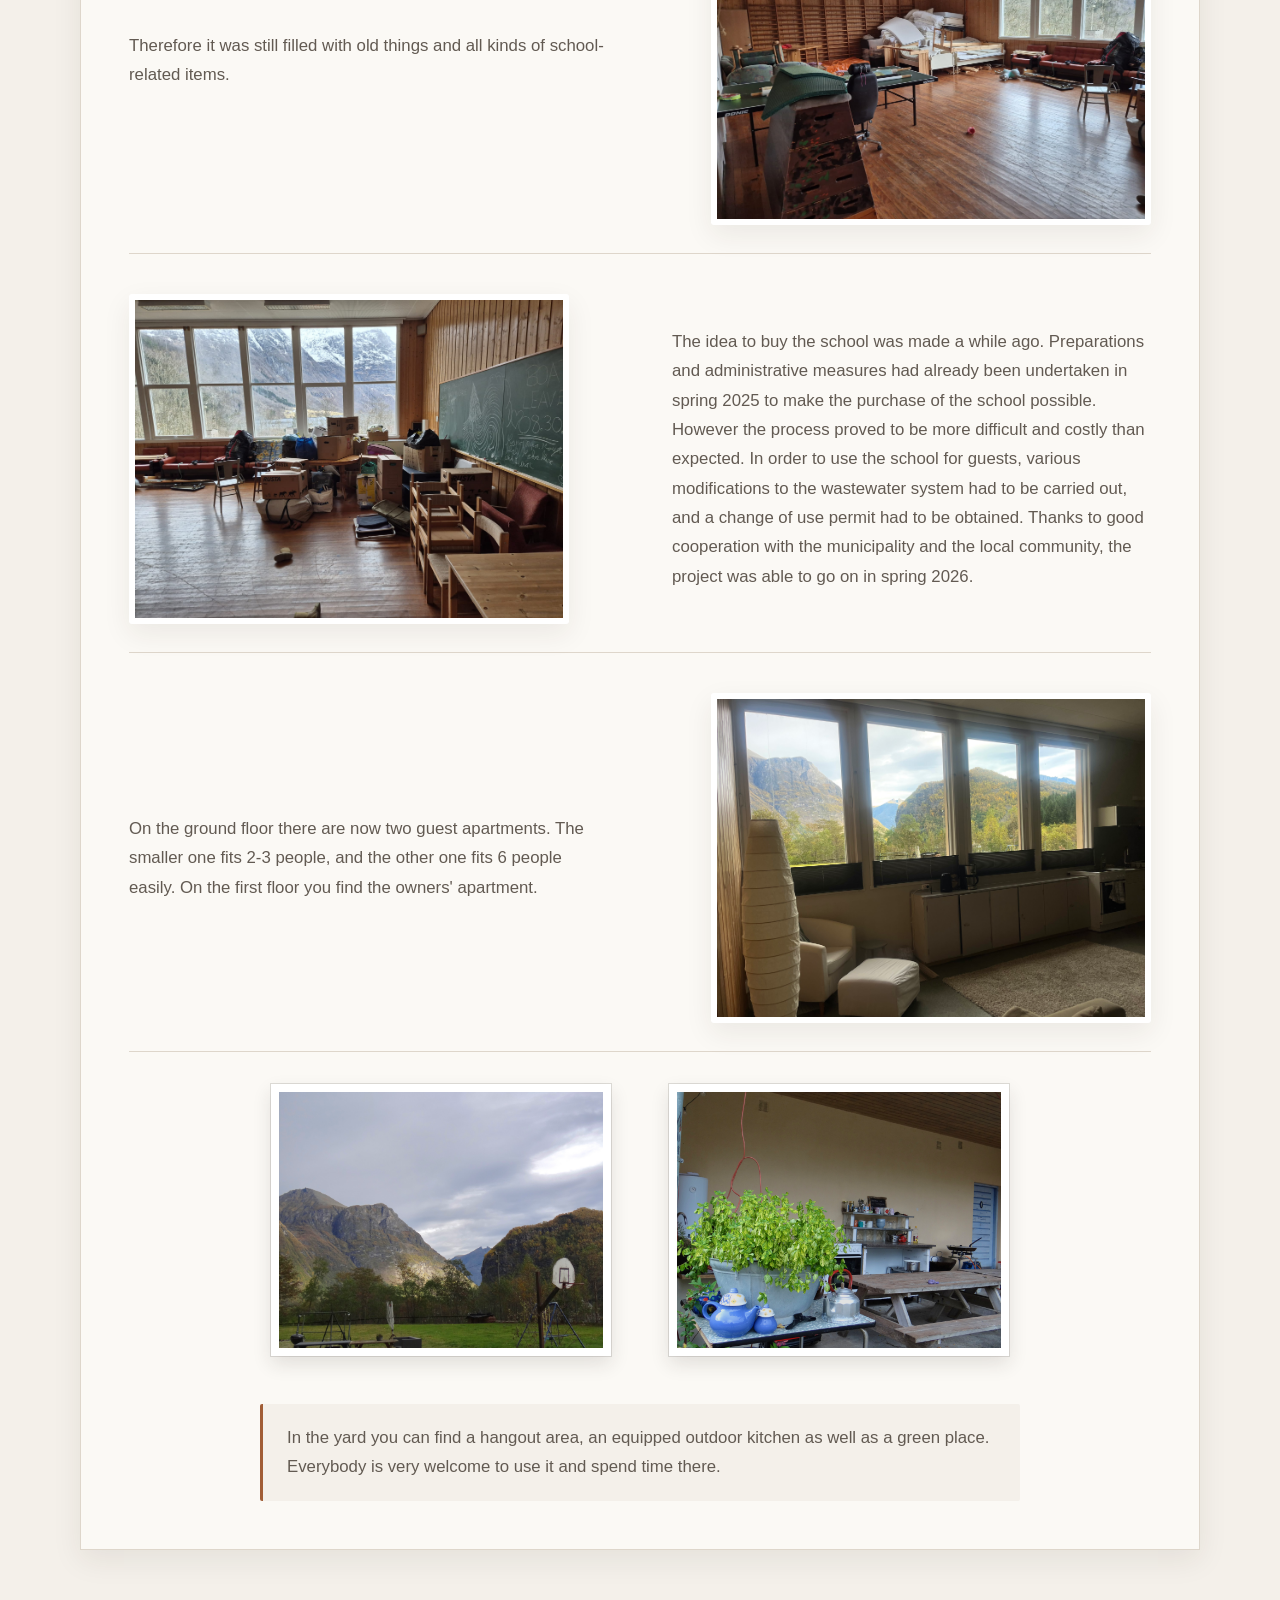
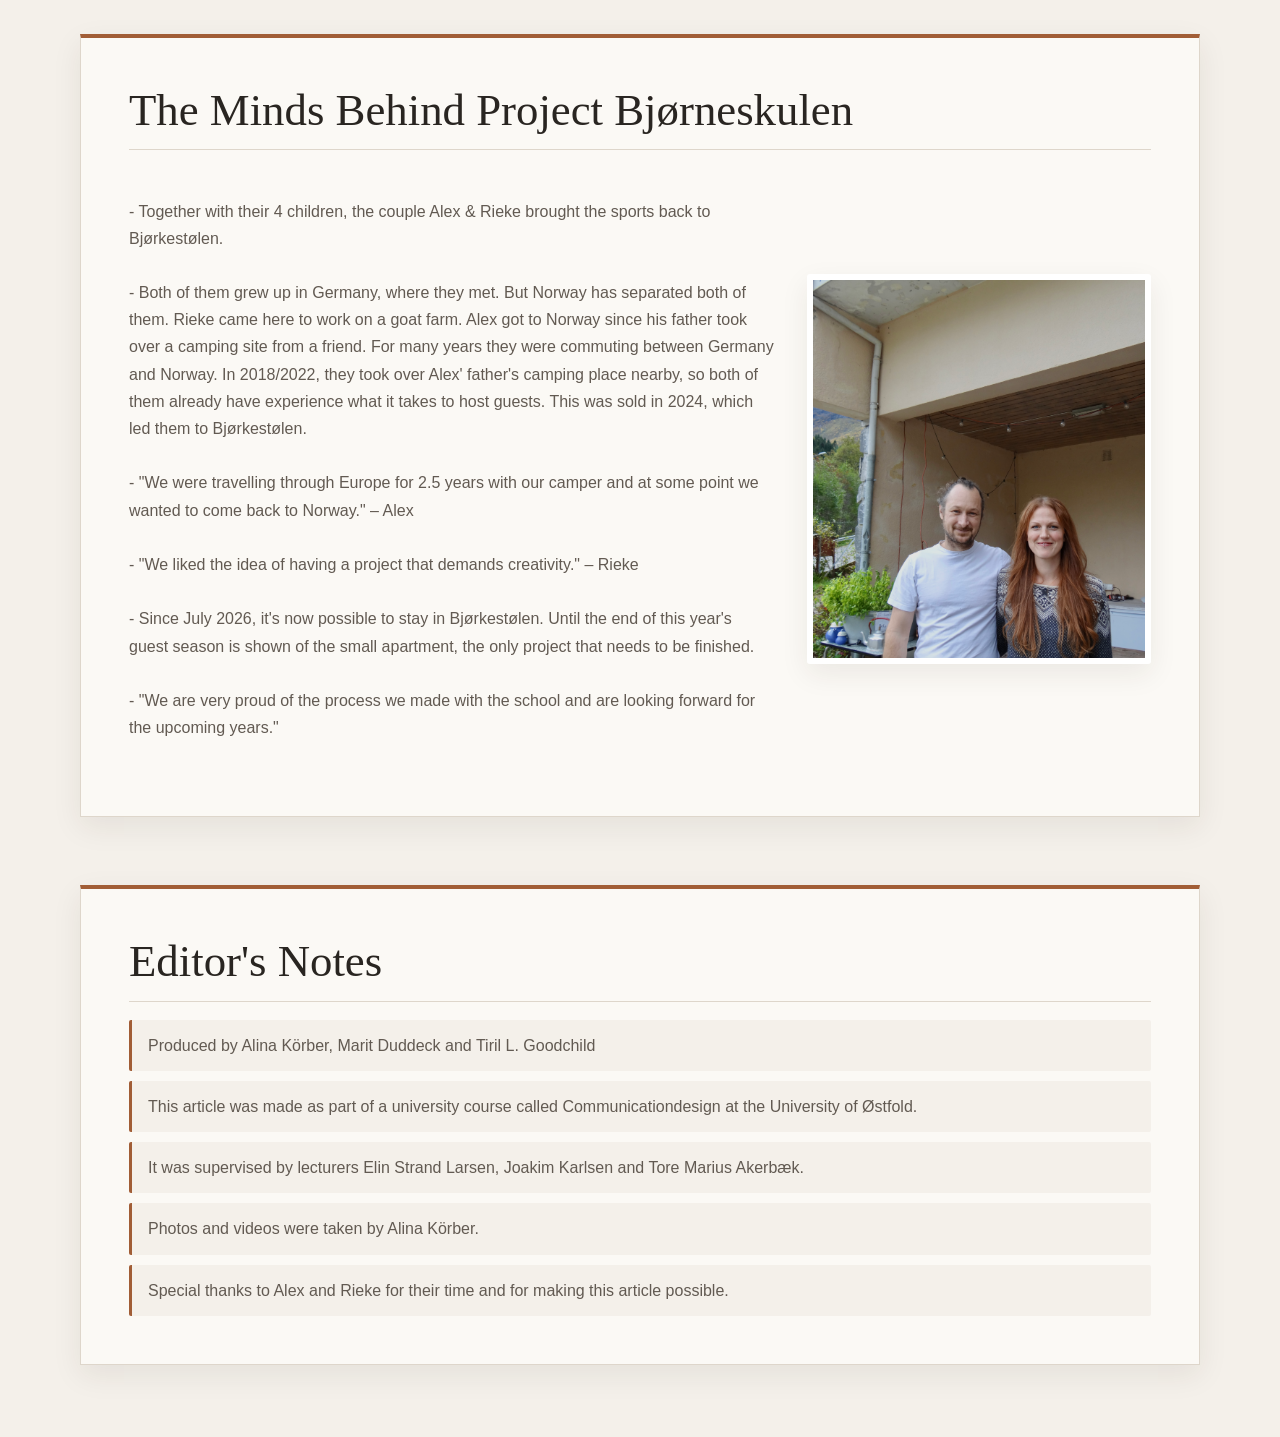
<file: XLArticle/XLArticle.html>
<!DOCTYPE html>
<html lang="en">
<head>
    <meta charset="UTF-8">
    <meta name="viewport" content="width=device-width, initial-scale=1.0">
    <link rel="stylesheet" href="XLArticle.css">
    <script src="XLAtricle.js" defer></script>
    <title>Project Bjørneskulen</title>
</head>
<body>
    <header>
        <h1>Project Bjørneskulen</h1>
    </header>
    <main>

        <section class="storySequence" aria-label="Project Bjørneskulen story">
            <section class="storyStage" aria-label="Bjørneskulen story slides">
                <figure class="storySlide">
                    <video autoplay loop playsinline muted preload="metadata" aria-label="Video showing Bjørneskulen">
                        <source src="img/bjorkeskulen.webm" type="video/webm">
                        Your browser does not support the video tag.
                    </video>
                </figure>
                <figure class="storySlide">
                    <img src="img/NorwayMap.jpeg" alt="Picture of map">
                </figure>
                <figure class="storySlide">
                    <img src="img/Zoomed.jpeg" alt="Zoom picture of the map point">
                </figure>
                <figure class="storySlide">
                    <img src="img/IMG_3446.jpeg" alt="Picture of window">
                </figure>
                <figure class="storySlide">
                    <img src="img/IMG_3448.jpeg" alt="Picture of window">
                </figure>

                <article class="storySlide storyPhotoCopy">
                    <img src="img/wetransfer_pics_2026-10-27_1335/Before/ThreesOutside.JPG" alt="">
                    <aside class="storyCopy">
                        <h2>A School</h2>
                        <p>
                            You are probably thinking about teachers, students and an old dusty smell right now.
                            Here at Bjørneskulen you won't find that anymore. But something extraordinary instead.
                        </p>
                    </aside>
                </article>
            </section>
        </section>

        <section id="7" class="wallGallery">

            <article class="wallRow">

                <figure class="wallFrame">
                    <img src="img/wetransfer_pics_2026-10-27_1335/Before/WomanWall.JPG" alt="picture of woman fixing wall">
                </figure>
                <p class="wallCopy">Bjørneskulen wasn't used for education for 13 years. All that time the school was owned by someone who had no use for it.</p>
            </article>

            <article class="wallRowReverse">

                <figure class="wallFrame">
                    <img src="img/wetransfer_pics_2026-10-27_1335/Before/MessRoom.JPG" alt="Messy room with a lot of stuff in it">
                </figure>

                <p class="wallCopy">Therefore it was still filled with old things and all kinds of school-related items.</p>

            </article>

            <article class="wallRow">

                <figure class="wallFrame">
                    <img src="img/wetransfer_pics_2026-10-27_1335/Before/MessyRoom2.JPG" alt="Picture of messy room with a lot of stuff in it">
                </figure>

                <p class="wallCopy">
                    
                    The idea to buy the school was made a while ago. Preparations and administrative measures had already been undertaken in spring 2025
                    to make the purchase of the school possible. However the process proved to be more difficult and costly than expected.
                    In order to use the school for guests, various modifications to the wastewater system had to be carried out, and a change of use permit had to be obtained.
                    Thanks to good cooperation with the municipality and the local community, the project was able to go on in spring 2026.
                </p>
            </article>

            <article class="wallRowReverse">
                
                <figure class="wallFrame">
                    <img src="img/IMG_3468.jpeg" alt="Picture of windows">
                </figure>
                
                <p class="wallCopy">
                    On the ground floor there are now two guest apartments. The smaller one fits 2-3 people, and the other one fits 6 people easily. On the first floor you find the owners' apartment.
                </p>

            </article>

            <section class="wallBottom">

                <figure class="wallFrameSmall">
                    <img src="img/Basket.jpg" alt="Picture of outside with basketball court">
                </figure>

                <figure class="wallFrameSmall">
                    <img src="img/wetransfer_pics_2026-10-27_1335/After/DSC00897.jpg" alt="Picture of plant and table outside school">
                </figure>

            </section>

            <p class="wallCopyFinalCopy">
                In the yard you can find a hangout area, an equipped outdoor kitchen as well as a green place. Everybody is very welcome to use it and spend time there.
            </p>

        </section>

        <section class="videoSequence" aria-label="Video of the inside of the school">
            <figure class="storyVideo">
                <h2>Video of Inside the School</h2>
                <video controls playsinline muted preload="metadata" src="img/Vedio.mp4" aria-label="Silent video showing the inside of the school">
                    Your browser does not support the video tag.
                </video>
            </figure>
        </section>

        <section id="8">
            <h2>The Minds Behind Project Bjørneskulen</h2>
            <p>
                - Together with their 4 children, the couple Alex & Rieke brought the sports back to Bjørkestølen.

                - Both of them grew up in Germany, where they met. But Norway has separated both of them. Rieke came here to work on a goat farm. Alex got to Norway since his father took over a camping site from a friend. For many years they were commuting between Germany and Norway. In 2018/2022, they took over Alex' father's camping place nearby, so both of them already have experience what it takes to host guests. This was sold in 2024, which led them to Bjørkestølen.

                - "We were travelling through Europe for 2.5 years with our camper and at some point we wanted to come back to Norway." – Alex

                - "We liked the idea of having a project that demands creativity." – Rieke

                - Since July 2026, it's now possible to stay in Bjørkestølen. Until the end of this year's guest season is shown of the small apartment, the only project that needs to be finished.

                - "We are very proud of the process we made with the school and are looking forward for the upcoming years."

            </p>
            <img src="img/wetransfer_pics_2026-10-27_1335/After/DSC00906.jpg" alt="Picture of Alex and Rieke">
        </section>

        <section id="editors-note" class="editorsNote">
            <h3>Editor's Notes</h3>
            <p>Produced by Alina Körber, Marit Duddeck and Tiril L. Goodchild</p>
            <p>This article was made as part of a university course called Communicationdesign at the University of Østfold.</p>
            <p>It was supervised by lecturers Elin Strand Larsen, Joakim Karlsen and Tore Marius Akerbæk.</p>
            <p>Photos and videos were taken by Alina Körber.</p>
            <p>Special thanks to Alex and Rieke for their time and for making this article possible.</p>
        </section>


    </main>
    
</body>
</html>
</file>
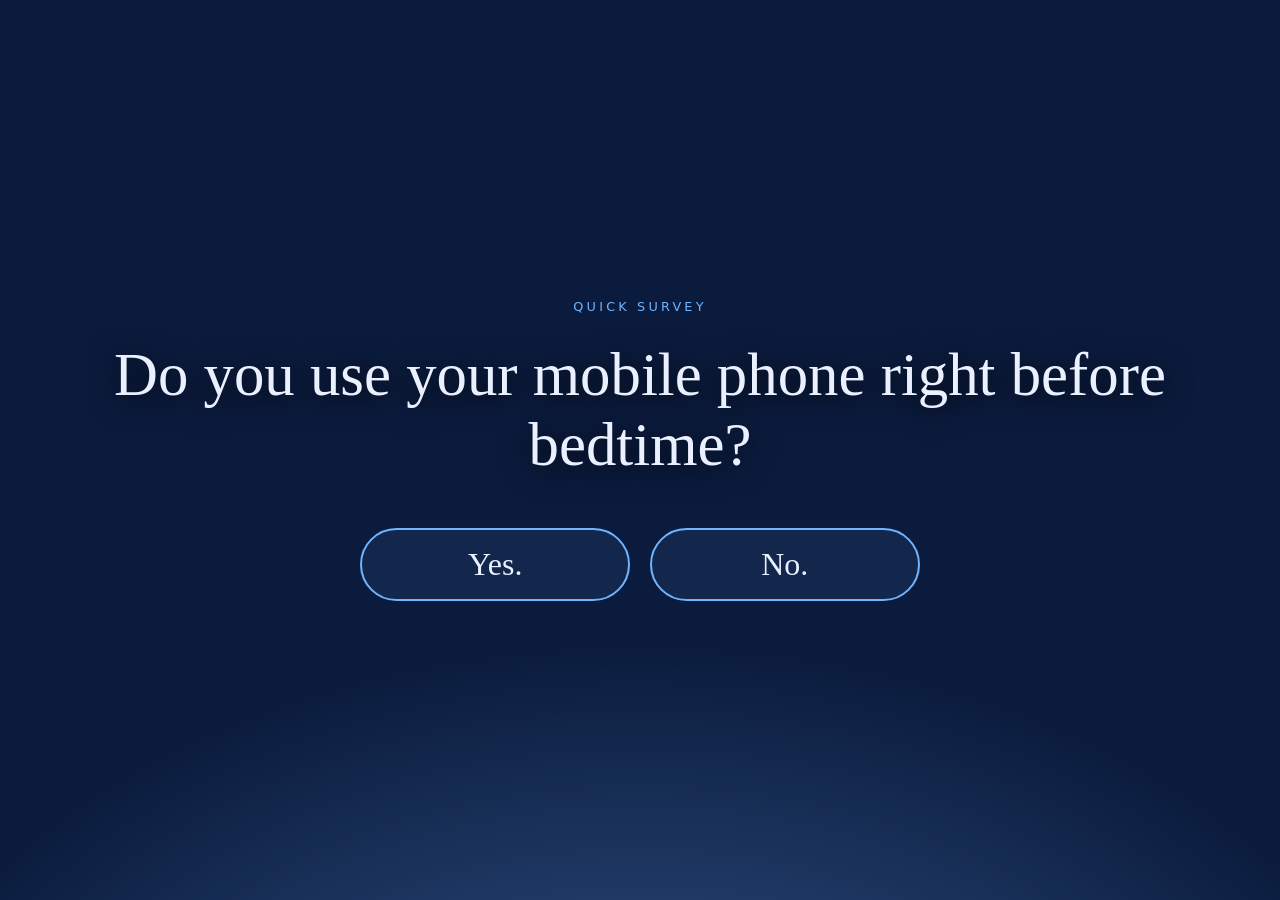
<file: Art. 2/bedtime-phone-survey/bedtime-phone-survey.html>
<!DOCTYPE html>
<html lang="en">
<head>
<meta charset="utf-8">
<meta name="viewport" content="width=device-width, initial-scale=1, viewport-fit=cover">
<title>Do you use your mobile phone right before bedtime?</title>
<style>
:root{--navy:#0b1b3d;--ink:#eaf0ff;--blue:#6fb4ff;--soft:#9fb4e8;--warm:#ffc766;color-scheme:dark;box-sizing:border-box;padding-top:env(safe-area-inset-top,0px);padding-bottom:env(safe-area-inset-bottom,0px)}
@media (prefers-color-scheme:dark){:root:not([data-theme="light"]){--navy:#0b1b3d;--ink:#eaf0ff}}
:root[data-theme="dark"]{--navy:#0b1b3d;--ink:#eaf0ff}
*{box-sizing:border-box;margin:0}
html{background:var(--navy);scroll-padding-top:env(safe-area-inset-top,0px)}
body{min-height:100vh;min-height:100dvh;background:var(--navy);color:var(--ink);font-family:Georgia,'Times New Roman',serif;overflow-x:hidden;position:relative}
body::before{content:"";position:fixed;inset:auto -20% -35% -20%;height:70vh;background:radial-gradient(ellipse at 50% 100%,rgba(111,180,255,.45),rgba(111,180,255,0) 65%);animation:glow 3.2s ease-in-out infinite;pointer-events:none}
@keyframes glow{50%{opacity:.55}}
.slide{position:relative;z-index:1;min-height:100vh;min-height:100dvh;display:flex;flex-direction:column;align-items:center;justify-content:center;text-align:center;padding:8vh 6vw}
.eyebrow{font:.8rem system-ui,sans-serif;letter-spacing:.25em;text-transform:uppercase;color:var(--blue);margin-bottom:1.6rem}
h1{font-weight:400;font-size:clamp(1.9rem,5.2vw,3.8rem);line-height:1.15;max-width:18em;text-shadow:0 4px 30px #000}
.choices,.results{margin-top:3rem;width:min(560px,100%);transition:opacity .7s,transform .7s}
.choices{display:flex;gap:1.2rem;justify-content:center;position:relative;z-index:3}
.choices button{flex:1;font:inherit;font-size:clamp(1.4rem,3.2vw,2rem);color:var(--ink);background:rgba(111,180,255,.08);border:2px solid var(--blue);border-radius:99px;padding:1rem 1.2rem;cursor:pointer;transition:background .25s,transform .25s,box-shadow .25s}
.choices button:disabled{cursor:default;opacity:.7}
.choices button:hover,.choices button:focus-visible{background:rgba(111,180,255,.25);transform:translateY(-3px);box-shadow:0 0 30px rgba(111,180,255,.45);outline:none}
.hidden{opacity:0;transform:translateY(14px);pointer-events:none;position:absolute;visibility:hidden}
.row{margin-bottom:1.4rem;text-align:left}
.row .top{display:flex;justify-content:space-between;align-items:baseline;font-size:clamp(1.1rem,2.4vw,1.5rem);margin-bottom:.45rem}
.row .tag{font:.7rem system-ui,sans-serif;letter-spacing:.15em;text-transform:uppercase;color:var(--warm);margin-left:.7rem}
.track{height:20px;border-radius:99px;background:rgba(255,255,255,.1);overflow:hidden}
.fill{height:100%;width:0;border-radius:99px;background:linear-gradient(90deg,#3f7be0,var(--blue));transition:width 1.1s cubic-bezier(.2,.8,.2,1)}
.row.mine .track{box-shadow:0 0 0 2px var(--warm)}
.meta{font:.95rem system-ui,sans-serif;color:var(--soft);margin-top:.6rem;line-height:1.5}
.note{font:.85rem system-ui,sans-serif;color:var(--warm);margin-top:.8rem}
.change-answer{margin-top:1.2rem;font:inherit;color:var(--ink);background:transparent;border:1px solid var(--soft);border-radius:99px;padding:.55rem 1rem;cursor:pointer}
.change-answer:hover,.change-answer:focus-visible{background:rgba(111,180,255,.18);outline:none}
@media (prefers-reduced-motion:reduce){*{animation:none!important;transition-duration:.01s!important}}
</style>
</head>
<body>
<main class="slide">
 <p class="eyebrow">Quick survey</p>
 <h1>Do you use your mobile phone right before bedtime?</h1>
 <div class="choices" id="choices">
  <button type="button" data-a="yes">Yes.</button>
  <button type="button" data-a="no">No.</button>
 </div>
 <div class="results hidden" id="results" aria-live="polite">
  <div class="row" data-r="yes"><div class="top"><span>Yes.<span class="tag" hidden>Your answer</span></span><span class="pct">0%</span></div><div class="track"><div class="fill"></div></div></div>
  <div class="row" data-r="no"><div class="top"><span>No.<span class="tag" hidden>Your answer</span></span><span class="pct">0%</span></div><div class="track"><div class="fill"></div></div></div>
  <p class="meta" id="meta"></p>
  <p class="note" id="note" hidden></p>
  <button type="button" class="change-answer" id="change-answer">Change answer</button>
 </div>
</main>
<script>
(function(){
 var counts={yes:0,no:0},mine=null,shown=false,db=null,uid=null,canWrite=null,allowChange=false;
 var ch=document.getElementById('choices'),res=document.getElementById('results'),meta=document.getElementById('meta'),note=document.getElementById('note'),change=document.getElementById('change-answer');
 function render(){
  var total=counts.yes+counts.no;
  ['yes','no'].forEach(function(k){
   var row=res.querySelector('[data-r="'+k+'"]'),p=total?Math.round(counts[k]/total*100):0;
   row.querySelector('.pct').textContent=p+'% ('+counts[k]+')';
   row.querySelector('.fill').style.width=p+'%';
   row.classList.toggle('mine',mine===k);
   row.querySelector('.tag').hidden=mine!==k;
  });
  meta.textContent=total===0?'No answers yet.':total===1?'1 person has answered so far.':total+' people have answered so far.';
 }
 function show(){
  if(shown)return;shown=true;
  ch.classList.add('hidden');res.classList.remove('hidden');
  render();
 }
 function saveFailed(){note.hidden=false;note.textContent='Your answer couldn\u2019t be saved, so it isn\u2019t counted in these results.'}
 ch.addEventListener('click',function(e){
  var b=e.target.closest('button[data-a]');if(!b||mine)return;
  mine=b.getAttribute('data-a');
  counts[mine]+=1; show();
  if(!db||!uid){saveFailed();return}
  if(canWrite===false){saveFailed();return}
  db.doc('votes/'+uid).set({a:mine,at:Date.now()}).catch(function(){saveFailed()});
 });
 change.addEventListener('click',function(){
  if(!mine)return;
  allowChange=true;
  mine=null;shown=false;
  counts={yes:0,no:0};
  ch.classList.remove('hidden');
  res.classList.add('hidden');
 });
 function start(){
  if(!window.claude||!claude.use){saveFailed();return}
  Promise.all([claude.use('db'),claude.use('user')]).then(function(r){
   db=r[0];var user=r[1];if(!db)return;
   return Promise.resolve(user?user.id():null).then(function(id){uid=id;return user?user.can('data.write'):null}).then(function(c){
    canWrite=c;
    if(mine&&db&&uid){
     if(canWrite===false)saveFailed();
     else db.doc('votes/'+uid).set({a:mine,at:Date.now()}).catch(function(){saveFailed()});
    }
    db.collection('votes').onSnapshot(function(snap){
     var c={yes:0,no:0},own=null;
     snap.docs.forEach(function(d){var v=d.data()||{};if(v.a==='yes'||v.a==='no'){c[v.a]++;if(uid&&d.id===uid)own=v.a}});
     counts=c;
     if(own&&allowChange&&own===mine){allowChange=false;note.hidden=true;show()}
     else if(own&&!allowChange){mine=own;note.hidden=true;show()}
     if(shown)render();
    },function(){});
   });
  }).catch(function(){});
 }
 start();
})();
</script>
</body>
</html>
</file>
<file: Art. 3/styles.css>
:root {
  color-scheme: light;
  --paper: #f3eee5;
  --paper-light: #fbf8f1;
  --ink: #252b26;
  --muted: #777970;
  --green: #526b5b;
  --green-dark: #334c3e;
  --orange: #bf7152;
  --line: rgba(37, 43, 38, 0.18);
  --serif: "Playfair Display", Georgia, serif;
  --sans: "DM Sans", "Segoe UI", sans-serif;
}

* {
  box-sizing: border-box;
}

html {
  scroll-behavior: smooth;
  scroll-snap-type: y proximity;
  background: var(--paper);
}

body {
  min-width: 320px;
  margin: 0;
  overflow-x: hidden;
  color: var(--ink);
  background:
    radial-gradient(ellipse at 15% 20%, rgba(255, 255, 255, 0.45), transparent 35%),
    var(--paper);
  font-family: var(--sans);
  -webkit-font-smoothing: antialiased;
}

body::before {
  position: fixed;
  z-index: 5;
  pointer-events: none;
  content: "";
  inset: 0;
  opacity: 0.12;
  background-image: url("data:image/svg+xml,%3Csvg viewBox='0 0 180 180' xmlns='http://www.w3.org/2000/svg'%3E%3Cfilter id='n'%3E%3CfeTurbulence type='fractalNoise' baseFrequency='.8' numOctaves='3' stitchTiles='stitch'/%3E%3C/filter%3E%3Crect width='100%25' height='100%25' filter='url(%23n)' opacity='.13'/%3E%3C/svg%3E");
}

a {
  color: inherit;
}

.topbar {
  position: fixed;
  z-index: 10;
  top: 0;
  left: 0;
  display: flex;
  width: 100%;
  height: 76px;
  align-items: center;
  justify-content: space-between;
  padding: 0 5.5vw;
  border-bottom: 1px solid rgba(37, 43, 38, 0.1);
  background: rgba(243, 238, 229, 0.89);
  backdrop-filter: blur(12px);
}

.wordmark {
  display: inline-flex;
  min-height: 44px;
  align-items: center;
  gap: 10px;
  font-size: 10px;
  font-weight: 700;
  letter-spacing: 0.15em;
  text-decoration: none;
}

.wordmark-mark {
  display: grid;
  width: 23px;
  height: 23px;
  place-items: center;
  border: 1px solid var(--green);
  border-radius: 50%;
  color: var(--green);
  font-size: 16px;
  font-weight: 400;
}

.wordmark-divider {
  padding: 0 3px;
  color: var(--orange);
}

.topbar-label,
.topbar-link {
  margin: 0;
  color: #686b64;
  font-size: 11px;
  letter-spacing: 0.04em;
}

.topbar-label span {
  padding: 0 7px;
  color: var(--orange);
}

.topbar-link {
  display: inline-flex;
  min-height: 44px;
  align-items: center;
  color: var(--ink);
  text-decoration: none;
}

.topbar-link span {
  margin-left: 6px;
  color: var(--orange);
}

.stage {
  position: relative;
  display: flex;
  min-height: 100vh;
  min-height: 100svh;
  align-items: center;
  overflow: hidden;
  padding: 118px 11vw 100px;
  scroll-snap-align: start;
}

.stage::after {
  position: absolute;
  z-index: -1;
  right: 5vw;
  bottom: 0;
  left: 5vw;
  height: 1px;
  background: var(--line);
  content: "";
}

.eyebrow,
.photo-label,
.folder-stamp,
.folder-flap,
.section-index,
.margin-note,
.photo-caption,
.quote-credit,
.page-footer,
.progress-label,
.progress-count {
  font-size: 9px;
  font-weight: 600;
  letter-spacing: 0.13em;
}

.eyebrow {
  display: flex;
  align-items: center;
  gap: 9px;
  margin: 0 0 27px;
  color: var(--green);
}

.eyebrow-dot {
  width: 6px;
  height: 6px;
  border-radius: 50%;
  background: var(--orange);
}

.issue {
  margin-left: 7px;
  color: #929188;
}

h1,
h2,
p,
figure,
blockquote {
  margin-top: 0;
}

h1,
.moment-copy h2,
.closing-copy h2 {
  font-family: var(--serif);
  font-size: clamp(47px, 5.7vw, 82px);
  font-weight: 500;
  letter-spacing: -0.055em;
  line-height: 1.06;
}

h1 {
  max-width: 560px;
  margin-bottom: 20px;
}

h1 em,
.moment-copy h2 em,
.closing-copy h2 em {
  color: var(--green);
  font-weight: 500;
}

.cover {
  justify-content: space-between;
  gap: 5vw;
}

.cover-copy {
  z-index: 1;
  width: 48%;
  padding-top: 20px;
}

.intro {
  margin-bottom: 37px;
  color: #6d6e67;
  font-size: 14px;
}

.scroll-cue,
.restart-link {
  display: inline-flex;
  min-height: 44px;
  align-items: center;
  gap: 11px;
  color: var(--green-dark);
  font-size: 11px;
  font-weight: 600;
  text-decoration: none;
}

.scroll-cue-icon {
  display: grid;
  width: 28px;
  height: 28px;
  place-items: center;
  border: 1px solid rgba(82, 107, 91, 0.5);
  border-radius: 50%;
  font-size: 14px;
  transition: transform 180ms ease;
}

.scroll-cue:hover .scroll-cue-icon {
  transform: translateY(3px);
}

.folder-wrap {
  position: relative;
  width: min(43vw, 530px);
  flex: 0 1 530px;
  aspect-ratio: 1.06;
  perspective: 1200px;
}

.folder-shadow {
  position: absolute;
  right: -2%;
  bottom: 2%;
  left: 7%;
  height: 15%;
  border-radius: 50%;
  background: rgba(39, 43, 36, 0.2);
  filter: blur(19px);
}

.folder-back,
.folder-front {
  position: absolute;
  right: 3%;
  bottom: 8%;
  left: 5%;
  height: 72%;
  border: 1px solid rgba(88, 90, 62, 0.28);
  border-radius: 8px 5px 10px 10px;
  background: #9d9b70;
  box-shadow: 0 19px 33px rgba(44, 47, 38, 0.15);
}

.folder-back::before {
  position: absolute;
  top: -9%;
  left: 0;
  width: 36%;
  height: 12%;
  border-radius: 7px 7px 0 0;
  background: #9d9b70;
  content: "";
}

.profile-card {
  position: absolute;
  z-index: 2;
  top: 5%;
  right: 12%;
  display: grid;
  width: 75%;
  height: 64%;
  grid-template-columns: 43% 1fr;
  padding: 9px;
  transform: rotate(2deg);
  background: var(--paper-light);
  box-shadow: 0 8px 25px rgba(40, 43, 36, 0.2);
}

.profile-photo-wrap {
  position: relative;
  min-height: 0;
  overflow: hidden;
  background: #d6d0c2;
}

.profile-photo,
.moment-photo .photo-placeholder {
  display: block;
  width: 100%;
  height: 100%;
  background: #d4d0c3;
}

.profile-photo-top-aligned {
  height: auto;
  object-fit: initial;
  object-position: top left;
}

.photo-label {
  position: absolute;
  right: 8px;
  bottom: 8px;
  padding: 5px 6px;
  color: white;
  background: rgba(37, 43, 38, 0.72);
  font-size: 7px;
}

.profile-details {
  display: flex;
  flex-direction: column;
  justify-content: flex-start;
  padding: 20px clamp(11px, 2vw, 25px) 12px;
}

.profile-details h2 {
  margin-bottom: 16px;
  font-family: var(--serif);
  font-size: clamp(18px, 2.2vw, 29px);
  font-weight: 500;
  letter-spacing: -0.04em;
}

.profile-details dl {
  display: grid;
  gap: 9px;
  margin: 0;
}

.profile-details dl div {
  display: flex;
  align-items: baseline;
  gap: 12px;
}

.profile-details dt {
  color: var(--muted);
  font-size: 7px;
  letter-spacing: 0.1em;
}

.profile-details dd {
  margin: 0;
  font-size: 10px;
  font-weight: 500;
}

.profile-note {
  margin: 16px 0 0;
  padding-top: 10px;
  border-top: 1px solid var(--line);
  color: var(--green-dark);
  font-family: var(--serif);
  font-size: clamp(10px, 1vw, 13px);
  font-style: italic;
  line-height: 1.4;
}

.folder-front {
  z-index: 3;
  overflow: hidden;
  height: 47%;
  padding: 19px 22px;
  transform-origin: top;
  transform: rotateX(-3deg) rotate(-1deg);
  background:
    linear-gradient(150deg, rgba(255, 255, 255, 0.09), transparent 50%),
    #9d9b70;
  color: #f8f3e6;
}

.folder-front::before {
  position: absolute;
  right: 0;
  bottom: 0;
  left: 0;
  height: 1px;
  background: rgba(255, 255, 255, 0.23);
  content: "";
}

.folder-stamp {
  position: absolute;
  top: 20px;
  right: 21px;
  text-align: right;
  line-height: 1.7;
}

.folder-stamp span {
  color: #e6b297;
}

.folder-front-copy {
  position: absolute;
  bottom: 20px;
  left: 24px;
  display: flex;
  flex-direction: column;
  gap: 1.4em;
}

.folder-title {
  margin: 0;
  font-family: var(--serif);
  font-size: clamp(22px, 3vw, 37px);
  letter-spacing: -0.03em;
}

.folder-shifts {
  color: rgba(255, 255, 255, 0.85);
  font-size: 13px;
  line-height: 1.4;
}

.folder-shifts p {
  margin: 0;
}



.cover-folder > .paperclip {
  left: 3%;
}

.paperclip {
  position: absolute;
  z-index: 5;
  top: 8%;
  left: 18%;
  width: 25px;
  height: 62px;
  border: 2px solid #a7a89f;
  border-radius: 13px;
  box-shadow: inset 2px 0 2px rgba(255, 255, 255, 0.7), 2px 3px 4px rgba(0, 0, 0, 0.16);
  transform: rotate(-13deg);
}

.paperclip::after {
  position: absolute;
  top: 7px;
  right: 5px;
  bottom: 5px;
  left: 5px;
  border: 1px solid #a7a89f;
  border-radius: 9px;
  content: "";
}

.traveling-paperclip {
  position: fixed;
  z-index: 8;
  top: 0;
  left: 0;
  opacity: 0;
  pointer-events: none;
  transition:
    top 180ms ease-out,
    left 240ms cubic-bezier(0.2, 0.75, 0.25, 1),
    transform 240ms cubic-bezier(0.2, 0.75, 0.25, 1),
    opacity 180ms ease;
  transform-origin: center center;
  will-change: top, left;
}

@media (prefers-reduced-motion: reduce) {
  .traveling-paperclip {
    will-change: auto;
  }
}

.margin-note {
  position: absolute;
  right: 5.5vw;
  bottom: 14%;
  color: #8b8b81;
  font-size: 8px;
  line-height: 1.7;
}

.note-stage {
  flex-direction: column;
  justify-content: center;
  padding-top: 125px;
  padding-bottom: 75px;
  background:
    radial-gradient(ellipse at 50% 52%, rgba(227, 219, 202, 0.45), transparent 48%),
    #eee8dc;
}

.section-index {
  position: absolute;
  top: 112px;
  left: 11vw;
  display: flex;
  align-items: center;
  gap: 13px;
  color: #777970;
  font-size: 8px;
}

.section-index > span:first-child {
  color: var(--orange);
}

.index-rule {
  width: 35px;
  height: 1px;
  background: #aaa99f;
}

.open-folder {
  width: min(64vw, 720px);
  flex-basis: auto;
  aspect-ratio: 1.3;
  margin-top: 20px;
}

.open-folder .folder-back {
  right: 0;
  bottom: 7%;
  left: 0;
  height: 74%;
  background: #96956c;
}

.note-paper {
  position: absolute;
  z-index: 2;
  top: 0;
  left: 13%;
  width: 72%;
  height: 84%;
  padding: 7% 9%;
  transform: rotate(-1deg);
  background:
    repeating-linear-gradient(to bottom, transparent 0, transparent 34px, rgba(95, 111, 97, 0.1) 35px),
    #faf7ee;
  box-shadow: 0 13px 23px rgba(43, 43, 34, 0.19);
}

.handwritten-label {
  margin-bottom: 15px;
  color: var(--orange);
  font-family: var(--serif);
  font-size: clamp(13px, 1.6vw, 19px);
  font-style: italic;
}

.note-paper h2 {
  margin-bottom: 13px;
  font-family: var(--serif);
  font-size: clamp(25px, 3.4vw, 43px);
  font-weight: 500;
  letter-spacing: -0.04em;
  line-height: 1.07;
}

.note-body {
  max-width: 440px;
  color: #55584f;
  font-size: clamp(10px, 1.1vw, 13px);
  line-height: 1.8;
}

.note-signoff {
  margin: 12px 0 0;
  color: var(--green);
  font-family: var(--serif);
  font-size: 15px;
  font-style: italic;
}

.closing-note-extra {
  margin: 0 0 15px;
  color: var(--orange);
  font-family: var(--serif);
  font-size: clamp(13px, 1.6vw, 19px);
  font-style: italic;
  line-height: 1.4;
}

#closing .note-body {
  font-size: clamp(10px, 1.1vw, 13px);
  line-height: 1.8;
}

.note-signoff span {
  margin-left: 5px;
  color: var(--orange);
  font-family: var(--sans);
  font-size: 11px;
}

.paper-hole {
  position: absolute;
  top: 50%;
  left: 5%;
  width: 10px;
  height: 10px;
  border: 1px solid rgba(71, 70, 60, 0.17);
  border-radius: 50%;
  background: #eee8dc;
}

.folder-flap {
  position: absolute;
  z-index: 3;
  right: 0;
  bottom: 7%;
  left: 0;
  display: flex;
  height: 18%;
  align-items: flex-end;
  justify-content: space-between;
  padding: 0 24px 16px;
  border-radius: 0 0 8px 8px;
  background: linear-gradient(155deg, #a4a179, #898960);
  box-shadow: 0 -4px 12px rgba(52, 54, 40, 0.12);
  color: rgba(255, 255, 255, 0.76);
  font-size: 7px;
  transform: rotateX(-8deg);
  transform-origin: top;
}

.folder-video-link {
  display: inline-block;
  margin-left: 4px;
  color: inherit;
  font-size: 10px;
  line-height: 1;
  text-decoration: none;
  vertical-align: -1px;
}

.folder-video-link:hover {
  color: white;
}

#closing .folder-flap-links {
  display: flex;
  flex-direction: column;
  align-items: flex-start;
  gap: 7px;
}

#note .folder-video-link,
#note-copy .folder-video-link,
#closing .folder-video-link {
  margin-right: 4px;
  margin-left: 0;
}

.open-clip {
  top: 19%;
  left: 8%;
}

.note-caption {
  margin: 15px 0 0;
  color: #797a72;
  font-size: 11px;
  text-align: center;
}

.next-cue {
  position: absolute;
  bottom: 42px;
  display: grid;
  width: 31px;
  height: 31px;
  place-items: center;
  border: 1px solid rgba(82, 107, 91, 0.5);
  border-radius: 50%;
  color: var(--green-dark);
  font-size: 15px;
  text-decoration: none;
}

.timeline-stage {
  padding-right: 12vw;
  padding-left: 13vw;
  background: #f6f2e9;
}

.timeline-stage.alternate {
  background: #eae7dc;
}

.moment-layout {
  position: relative;
  z-index: 1;
  display: grid;
  width: 100%;
  max-width: 1120px;
  grid-template-columns: 0.85fr 1.15fr;
  align-items: center;
  gap: clamp(45px, 8vw, 120px);
}

.moment-copy {
  max-width: 410px;
}

.moment-kicker {
  margin-bottom: 15px;
  color: var(--orange);
  font-family: var(--serif);
  font-size: clamp(18px, 2vw, 28px);
  font-style: italic;
  line-height: 1.2;
}

.moment-copy h2 {
  margin-bottom: 23px;
  font-size: clamp(36px, 4vw, 56px);
}

.moment-copy > p:not(.moment-kicker):not(.moment-aside) {
  max-width: 365px;
  margin-bottom: 21px;
  color: #65675f;
  font-size: 13px;
  line-height: 1.85;
}

.moment-aside {
  margin: 0;
  padding-left: 13px;
  border-left: 2px solid var(--orange);
  color: var(--green-dark);
  font-family: var(--serif);
  font-size: 13px;
  font-style: italic;
  line-height: 1.6;
}

.moment-photo {
  position: relative;
  width: 100%;
  height: auto;
  min-height: 0;
  margin: 0;
  padding: 12px 12px 47px;
  background: var(--paper-light);
  box-shadow: 0 15px 35px rgba(46, 47, 39, 0.14);
  transform: rotate(1.2deg);
}

.moment-photo .moment-image {
  width: 100%;
  height: auto;
  object-fit: contain;
}

.alternate .moment-photo {
  transform: rotate(-1.2deg);
}

.moment-photo figcaption {
  position: absolute;
  right: 16px;
  bottom: 15px;
  left: 16px;
  color: #777970;
  font-size: 9px;
  letter-spacing: 0.02em;
}

.moment-photo figcaption span {
  margin-right: 10px;
  color: var(--orange);
  font-size: 8px;
  font-weight: 700;
  letter-spacing: 0.1em;
}

.timeline-margin {
  bottom: 10%;
  color: #a19f94;
}

.closing-stage {
  display: block;
  padding-top: 160px;
  padding-bottom: 96px;
  background:
    radial-gradient(ellipse at 73% 46%, rgba(211, 207, 185, 0.47), transparent 35%),
    #ede9df;
}

.editors-notes-stage {
  justify-content: center;
  background:
    radial-gradient(ellipse at 50% 50%, rgba(227, 219, 202, 0.45), transparent 48%),
    #f3eee5;
}

.editors-notes-copy {
  text-align: center;
}

.editors-notes-copy .eyebrow {
  justify-content: center;
  margin-bottom: 18px;
}

.editors-notes-copy h2 {
  margin-bottom: 0;
  font-family: var(--serif);
  font-size: clamp(42px, 6vw, 76px);
  font-weight: 500;
  letter-spacing: -0.055em;
  line-height: 1.06;
}

.editors-notes-text {
  max-width: 520px;
  margin: 20px auto 0;
  color: #65675f;
  font-size: 13px;
  line-height: 1.8;
}

.closing-layout {
  display: grid;
  min-height: min(58vh, 540px);
  grid-template-columns: 1.1fr 0.8fr;
  align-items: center;
  gap: 9vw;
}

.closing-folder {
  position: relative;
  width: 100%;
  max-width: 610px;
  aspect-ratio: 1.35;
  perspective: 1000px;
}

.closing-folder .folder-back {
  right: 0;
  bottom: 4%;
  left: 0;
  height: 76%;
  background: #93936d;
}

.closing-paper {
  position: absolute;
  z-index: 2;
  top: 1%;
  right: 8%;
  left: 9%;
  height: 88%;
  padding: 7% 10%;
  transform: rotate(-1deg);
  background: var(--paper-light);
  box-shadow: 0 12px 25px rgba(39, 43, 36, 0.18);
}

.closing-paper .eyebrow {
  margin-bottom: 12px;
  font-size: 8px;
}

.closing-paper blockquote {
  max-width: 430px;
  margin: 0 0 14px;
  font-family: var(--serif);
  font-size: clamp(19px, 2.5vw, 32px);
  font-weight: 500;
  letter-spacing: -0.035em;
  line-height: 1.18;
}

.quote-credit {
  margin: 0;
  color: #777970;
  font-size: 8px;
}

.quote-credit span {
  padding: 0 4px;
  color: var(--orange);
}

.closing-flap {
  position: absolute;
  z-index: 3;
  right: 0;
  bottom: 4%;
  left: 0;
  display: flex;
  height: 13%;
  align-items: flex-end;
  justify-content: space-between;
  padding: 0 23px 17px;
  border-radius: 0 0 8px 8px;
  background: linear-gradient(155deg, #a4a179, #85865f);
  box-shadow: 0 -5px 15px rgba(47, 48, 36, 0.15);
  color: rgba(255, 255, 255, 0.78);
  font-size: 8px;
  letter-spacing: 0.13em;
  transform: rotateX(-12deg);
  transform-origin: top;
}

.closing-clip {
  top: 8%;
  right: 1%;
  left: auto;
  transform: rotate(13deg);
}

.closing-copy {
  max-width: 390px;
}

.closing-copy .eyebrow {
  margin-bottom: 17px;
}

.closing-copy h2 {
  margin-bottom: 18px;
  font-size: clamp(38px, 4.7vw, 61px);
}

.closing-copy > p:not(.eyebrow) {
  max-width: 310px;
  margin-bottom: 24px;
  color: #65675f;
  font-size: 13px;
  line-height: 1.8;
}

.restart-link {
  padding-bottom: 5px;
  border-bottom: 1px solid rgba(82, 107, 91, 0.4);
}

.restart-link span {
  color: var(--orange);
}

.page-footer {
  position: absolute;
  right: 5.5vw;
  bottom: 29px;
  left: 5.5vw;
  display: flex;
  justify-content: space-between;
  color: #898a80;
  font-size: 7px;
}

.story-progress {
  position: fixed;
  z-index: 11;
  right: 5.5vw;
  bottom: 24px;
  display: flex;
  align-items: center;
  gap: 12px;
  padding: 10px 12px;
  border: 1px solid rgba(47, 54, 46, 0.14);
  border-radius: 3px;
  background: rgba(248, 245, 237, 0.92);
  box-shadow: 0 3px 12px rgba(40, 43, 36, 0.06);
  backdrop-filter: blur(8px);
}

.progress-label {
  min-width: 76px;
  color: #74766d;
  font-size: 7px;
}

.progress-track {
  width: 70px;
  height: 2px;
  overflow: hidden;
  background: #d8d4c9;
}

.progress-fill {
  display: block;
  width: 10%;
  height: 100%;
  background: var(--orange);
  transition: width 250ms ease;
}

.progress-count {
  color: #8c8d84;
  font-size: 8px;
}

.progress-count span:first-child {
  color: var(--ink);
}

.page-journey {
  position: fixed;
  z-index: 10;
  top: 24vh;
  right: 24px;
  width: 28px;
  height: 52vh;
  pointer-events: none;
  opacity: 0;
  transition: opacity 220ms ease;
}

body[data-current="2"] .page-journey,
body[data-current="3"] .page-journey,
body[data-current="4"] .page-journey,
body[data-current="5"] .page-journey,
body[data-current="6"] .page-journey,
body[data-current="7"] .page-journey {
  opacity: 1;
}

.journey-track {
  position: absolute;
  top: 0;
  bottom: 0;
  left: 13px;
  width: 2px;
  background: repeating-linear-gradient(to bottom, #b9b6a9 0 3px, transparent 3px 8px);
}

.journey-ticks {
  position: absolute;
  inset: 0;
  display: flex;
  flex-direction: column;
  justify-content: space-between;
  align-items: center;
}

.journey-ticks i {
  width: 7px;
  height: 7px;
  border: 1px solid #99988b;
  border-radius: 50%;
  background: var(--paper);
}

.journey-sheet {
  position: absolute;
  top: var(--journey-y, 0px);
  left: 3px;
  display: flex;
  width: 22px;
  height: 30px;
  flex-direction: column;
  justify-content: center;
  gap: 4px;
  padding: 0 4px;
  border: 1px solid #bdb9a9;
  border-radius: 2px;
  background: #fbf8f1;
  box-shadow: 0 3px 7px rgba(40, 43, 36, 0.14);
  transition: top 120ms linear;
}

.journey-sheet i {
  display: block;
  width: 100%;
  height: 1px;
  background: #9d9d8e;
}

.journey-sheet i:last-child {
  width: 65%;
  background: var(--orange);
}

@media (min-width: 1500px) {
  .stage {
    padding-right: max(11vw, calc((100vw - 1280px) / 2));
    padding-left: max(11vw, calc((100vw - 1280px) / 2));
  }
}

@media (max-width: 900px) {
  .topbar {
    height: calc(65px + env(safe-area-inset-top));
    padding: 0 6vw;
    padding-top: env(safe-area-inset-top);
  }

  .topbar-label {
    display: none;
  }

  .stage {
    padding-right: 8vw;
    padding-left: 8vw;
  }

  .cover {
    gap: 2vw;
  }

  .cover-copy {
    width: 51%;
  }

  .folder-wrap {
    width: 47vw;
  }

  .section-index {
    left: 8vw;
  }

  .moment-layout {
    grid-template-columns: 0.9fr 1.1fr;
    gap: 5vw;
  }

  .closing-layout {
    gap: 5vw;
  }
}

@media (max-width: 620px) {
  html {
    scroll-snap-type: y proximity;
  }

  .topbar {
    height: calc(58px + env(safe-area-inset-top));
    padding-right: max(20px, env(safe-area-inset-right));
    padding-top: env(safe-area-inset-top);
    padding-left: max(20px, env(safe-area-inset-left));
  }

  .wordmark {
    font-size: 9px;
  }

  .topbar-link {
    font-size: 10px;
  }

  .stage {
    min-height: 100svh;
    padding-top: calc(100px + env(safe-area-inset-top));
    padding-right: max(25px, env(safe-area-inset-right));
    padding-bottom: 82px;
    padding-left: max(25px, env(safe-area-inset-left));
  }

  .stage:not(.cover) {
    height: auto;
  }

  .cover {
    min-height: 100svh;
    flex-direction: column;
    align-items: flex-start;
    justify-content: center;
    gap: 4vh;
    padding-top: 96px;
    padding-bottom: 90px;
  }

  .cover-copy {
    width: 100%;
    padding-top: 0;
  }

  .eyebrow {
    margin-bottom: 17px;
    font-size: 8px;
  }

  h1 {
    margin-bottom: 12px;
    font-size: clamp(46px, 13vw, 65px);
  }

  .intro {
    margin-bottom: 18px;
    font-size: 12px;
  }

  .scroll-cue {
    font-size: 10px;
  }

  .folder-wrap {
    width: min(88vw, 410px);
    align-self: center;
  }

  .cover-folder {
    flex: 0 0 auto;
  }

  .profile-details {
    padding: 9px 11px;
  }

  .profile-card {
    top: 1%;
    height: 64%;
  }

  .folder-front {
    height: 47%;
  }

  .profile-details h2 {
    margin-bottom: 9px;
  }

  .profile-details dl {
    gap: 6px;
  }

  .profile-note {
    margin-top: 9px;
    padding-top: 7px;
  }

  .margin-note {
    display: none;
  }

  .section-index {
    top: 83px;
    left: 25px;
  }

  .note-stage {
    justify-content: center;
    padding-right: 20px;
    padding-left: 20px;
  }

  .next-cue {
    width: 44px;
    height: 44px;
  }

  .open-folder {
    width: min(100%, 500px);
    max-width: 500px;
    min-height: 0;
    aspect-ratio: 1.3;
    margin-top: 30px;
  }

  #closing .open-folder {
    min-height: 440px;
    aspect-ratio: 1;
  }

  .note-paper {
    top: 2%;
    left: 10%;
    width: 80%;
    height: 84%;
    padding: 8% 9%;
  }

  #closing .note-paper {
    height: 88%;
  }

  .handwritten-label {
    margin-bottom: 10px;
    font-size: 13px;
  }

  .note-paper h2 {
    margin-bottom: 9px;
    font-size: clamp(23px, 7vw, 34px);
  }

  .note-body {
    font-size: 9px;
    line-height: 1.55;
  }

  #closing .note-body {
    font-size: 18px;
    line-height: 1.5;
  }

  #closing .closing-note-extra {
    font-size: 9px;
  }

  .note-signoff {
    margin-top: 7px;
    font-size: 12px;
  }

  .folder-flap {
    padding: 0 13px 12px;
    font-size: 6px;
  }

  .note-caption {
    max-width: 290px;
    font-size: 10px;
    line-height: 1.6;
  }

  .timeline-stage {
    align-items: flex-start;
    padding-top: 104px;
    padding-bottom: 78px;
  }

  .moment-layout {
    display: flex;
    flex-direction: column;
    align-items: stretch;
    gap: 23px;
  }

  .moment-copy h2 {
    margin-bottom: 14px;
    font-size: clamp(34px, 10vw, 47px);
  }

  .moment-kicker {
    margin-bottom: 10px;
    font-size: clamp(17px, 5vw, 24px);
  }

  .moment-copy > p:not(.moment-kicker):not(.moment-aside) {
    margin-bottom: 13px;
    font-size: 11px;
    line-height: 1.65;
  }

  .moment-aside {
    font-size: 11px;
  }

  .moment-photo {
    padding: 8px 8px 36px;
  }

  .moment-photo figcaption {
    right: 11px;
    bottom: 11px;
    left: 11px;
    font-size: 8px;
  }

  .closing-stage {
    padding-top: 110px;
    padding-bottom: 78px;
  }

  .closing-layout {
    display: flex;
    flex-direction: column;
    align-items: stretch;
    gap: 28px;
  }

  .closing-folder {
    width: 100%;
  }

  .closing-paper {
    height: 88%;
    padding: 8% 9%;
  }

  .closing-paper .eyebrow {
    margin-bottom: 10px;
    font-size: 6px;
  }

  .closing-paper blockquote {
    margin-bottom: 10px;
    font-size: clamp(19px, 6vw, 29px);
  }

  .quote-credit {
    font-size: 6px;
  }

  .closing-copy .eyebrow {
    margin-bottom: 10px;
  }

  .closing-copy h2 {
    margin-bottom: 10px;
    font-size: 39px;
  }

  .closing-copy > p:not(.eyebrow) {
    margin-bottom: 14px;
    font-size: 11px;
  }

  .closing-flap {
    height: 9%;
    padding: 0 12px 11px;
    font-size: 6px;
  }

  .closing-paper {
    left: 6%;
    right: 6%;
    padding-right: 7%;
    padding-left: 7%;
  }

  .closing-paper blockquote {
    font-size: clamp(18px, 5.5vw, 22px);
    line-height: 1.2;
  }

  .page-footer {
    right: 20px;
    bottom: 22px;
    left: 20px;
    font-size: 6px;
  }

  .page-footer span:nth-child(2) {
    display: none;
  }

  .page-footer span:last-child {
    display: none;
  }

  .story-progress {
    right: max(14px, env(safe-area-inset-right));
    bottom: max(13px, env(safe-area-inset-bottom));
    gap: 8px;
    padding: 8px 9px;
  }

  .progress-label {
    min-width: 64px;
    font-size: 6px;
  }

  .progress-track {
    width: 48px;
  }

  .page-journey {
    top: 27vh;
    right: 5px;
    height: 44vh;
  }

}

@media (orientation: landscape) and (max-height: 600px) {
  .topbar {
    height: calc(52px + env(safe-area-inset-top));
    padding-right: 5vw;
    padding-top: env(safe-area-inset-top);
    padding-left: 5vw;
  }

  .stage {
    padding-top: calc(82px + env(safe-area-inset-top));
    padding-bottom: 58px;
  }

  .cover {
    flex-direction: row;
    align-items: center;
    justify-content: space-between;
    gap: 4vw;
    padding-right: 8vw;
    padding-left: 8vw;
  }

  .cover-copy {
    width: 48%;
  }

  .cover h1 {
    font-size: clamp(38px, 8vh, 58px);
  }

  .cover-folder {
    width: min(43vw, 420px);
  }

  .note-stage {
    padding-top: calc(82px + env(safe-area-inset-top));
    padding-bottom: 58px;
  }

  .note-stage .section-index {
    top: 68px;
  }

  .open-folder {
    width: min(66vw, 560px);
    margin-top: 8px;
  }

  .note-caption {
    margin-top: 8px;
  }

  .timeline-stage {
    padding: calc(82px + env(safe-area-inset-top)) 8vw 58px;
  }

  .timeline-stage .section-index {
    top: 66px;
    left: 8vw;
  }

  .moment-layout {
    grid-template-columns: 0.9fr 1.1fr;
    gap: 5vw;
  }

  .moment-copy h2 {
    margin-bottom: 12px;
    font-size: clamp(30px, 6vh, 43px);
  }

  .moment-kicker {
    margin-bottom: 10px;
    font-size: clamp(15px, 3vh, 22px);
  }

  .moment-copy > p:not(.moment-kicker):not(.moment-aside) {
    margin-bottom: 12px;
    font-size: 11px;
    line-height: 1.55;
  }

  .moment-photo {
    padding: 8px 8px 35px;
  }

  .closing-stage {
    padding: calc(100px + env(safe-area-inset-top)) 8vw 74px;
  }

  .closing-layout {
    min-height: auto;
    gap: 6vw;
  }

  .closing-copy h2 {
    font-size: clamp(38px, 7vh, 52px);
  }

  .page-journey {
    top: 18vh;
    height: 60vh;
  }

  .story-progress {
    right: max(5vw, env(safe-area-inset-right));
    bottom: max(12px, env(safe-area-inset-bottom));
  }
}

@media (max-width: 620px) and (max-height: 720px) {
  .cover {
    gap: 14px;
    padding-top: 72px;
    padding-bottom: 50px;
  }

  .cover .eyebrow {
    margin-bottom: 12px;
  }

  .cover h1 {
    font-size: clamp(40px, 11vw, 44px);
    line-height: 1;
  }

  .cover .intro {
    margin-bottom: 12px;
  }

  .cover .folder-wrap {
    width: min(78vw, 330px);
  }
}

@media (prefers-reduced-motion: reduce) {
  *,
  *::before,
  *::after {
    scroll-behavior: auto !important;
    transition-duration: 0.01ms !important;
  }
}

/* Editorial content enhancements – retain existing design and animations */
.note-stage .open-folder { width: min(78vw, 880px); aspect-ratio: 1.32; }
.note-stage .note-paper { overflow-y: auto; overflow-x: hidden; scrollbar-width: thin; scrollbar-color: #a4a179 transparent; padding: 5.5% 8%; }
.note-stage .note-paper h2 { font-size: clamp(21px, 2.4vw, 34px); line-height: 1.18; }
.note-stage .note-body { max-width: none; font-size: clamp(11px, 1.05vw, 13px); line-height: 1.62; }
.note-stage .note-secondary { margin-top: 14px; border-top: 1px solid rgba(37,43,38,.12); padding-top: 12px; }
.note-stage .note-signoff { margin-bottom: 10px; }
.timeline-stage { min-height: 100svh; height: auto; overflow: visible; }
.timeline-stage .moment-copy { max-width: 510px; }
.timeline-stage .moment-layout { grid-template-columns: minmax(0, 1.1fr) minmax(0, 1fr); gap: clamp(26px, 4vw, 72px); }
.timeline-stage .moment-copy h2 { font-size: clamp(26px, 3vw, 44px); line-height: 1.16; overflow-wrap: anywhere; }
.timeline-stage .moment-aside { font-family: var(--sans); font-style: normal; font-size: clamp(12px, 1.03vw, 14px); line-height: 1.62; }
.timeline-stage .moment-aside-followup { margin-top: 15px; }
.timeline-stage .moment-photo .moment-image { object-fit: contain; }
.editors-notes-text p { margin-bottom: 18px; }
#cover-title { font-size: clamp(35px, 4.4vw, 65px); }
.cover .profile-note { font-size: clamp(10px, .95vw, 12px); }
.folder-shifts { font-size: clamp(10px, 1vw, 13px); }
@media (max-width: 850px) {
  .note-stage .open-folder { width: min(90vw, 710px); }
  .timeline-stage .moment-layout { grid-template-columns: 1fr; }
  .timeline-stage .moment-copy { max-width: 100%; }
  .timeline-stage .moment-photo { width: min(100%, 600px); margin-inline: auto; }
  .timeline-stage { padding-top: 120px; padding-bottom: 100px; }
}
@media (max-width: 620px) {
  .note-stage .open-folder { width: 95vw; aspect-ratio: .86; }
  .note-stage .note-paper { left: 8%; width: 84%; height: 85%; padding: 8% 9%; padding-bottom: max(56px, 16vw); }
  #closing .note-paper { padding-bottom: max(96px, 26vw); }
  .note-stage .note-body { font-size: 11px; line-height: 1.5; }
  .note-stage .note-paper h2 { font-size: 21px; }
  .note-stage .folder-flap { font-size: 10px; }
  .timeline-stage .moment-copy h2 { font-size: clamp(27px, 7vw, 37px); }
  .timeline-stage .moment-aside { font-size: 12px; }
  .editors-notes-stage { overflow: visible; }
}
</file>
<file: Art. 1/style.css>
:root { --text: #3a2c1a; }
* { box-sizing: border-box; }
html, body { height: 100%; overflow: hidden; }
body {
  margin: 0;
  color: var(--text);
  font-family: Georgia, "Times New Roman", serif;
  background: #3d4148;
}

/* ===== Stone slab as backdrop ===== */
.backdrop {
  position: fixed; inset: 0; z-index: -2;
  background:
    radial-gradient(ellipse at 25% 15%, rgba(120,128,140,.45), transparent 60%),
    radial-gradient(ellipse at 80% 85%, rgba(20,22,26,.55), transparent 60%),
    #3d4148;
}
.backdrop::before {
  content: ""; position: absolute; inset: 0; opacity: .55;
  background-image: url("data:image/svg+xml;utf8,<svg xmlns='http://www.w3.org/2000/svg' width='500' height='500'><filter id='s'><feTurbulence type='fractalNoise' baseFrequency='0.8' numOctaves='2' seed='3'/><feColorMatrix values='0 0 0 0 0.85  0 0 0 0 0.87  0 0 0 0 0.9  0 0 0 2.4 -1.3'/></filter><rect width='100%' height='100%' filter='url(%23s)'/></svg>");
}
.backdrop::after {
  content: ""; position: absolute; inset: 0; opacity: .5;
  background-image: url("data:image/svg+xml;utf8,<svg xmlns='http://www.w3.org/2000/svg' width='900' height='900'><filter id='m'><feTurbulence type='fractalNoise' baseFrequency='0.003 0.012' numOctaves='4' seed='17'/><feColorMatrix values='0 0 0 0 0.75  0 0 0 0 0.78  0 0 0 0 0.82  0 0 0 3.2 -1.55'/></filter><rect width='100%' height='100%' filter='url(%23m)'/></svg>");
}

/* ===== A single, centered piece of dough ===== */
.page {
  height: 100%; display: flex; align-items: center; justify-content: center;
  padding: 5vh 5vw;
}
.stage {
  position: relative; isolation: isolate;
  width: min(780px, 100%);
  display: grid;                 /* all slides are stacked; the tallest one sets the size */
}
.dough {
  position: absolute; inset: 0; z-index: 0;
  background:
    radial-gradient(ellipse at 25% 8%, rgba(255,255,255,.45), transparent 40%),
    radial-gradient(ellipse at 75% 65%, rgba(190,150,85,.28), transparent 55%),
    radial-gradient(ellipse at 15% 95%, rgba(255,255,255,.25), transparent 40%),
    #ecd9b0;
  border-radius: 110px 70px 130px 80px / 80px 120px 70px 100px;
  box-shadow:
    inset 0 0 24px rgba(170,125,60,.15),
    inset 0 4px 10px rgba(255,255,255,.35),
    3px 6px 10px rgba(10,12,16,.28);
  filter: url(#w1);
  will-change: transform;   /* own layer: the dough isn't repainted on every frame */
}
.dough::after {
  content: ""; position: absolute; inset: 0; opacity: .55; mix-blend-mode: multiply;
  border-radius: inherit;
  background-image: url("data:image/svg+xml;utf8,<svg xmlns='http://www.w3.org/2000/svg' width='400' height='400'><filter id='n'><feTurbulence type='fractalNoise' baseFrequency='0.012 0.02' numOctaves='4' seed='7'/><feColorMatrix values='0 0 0 0 0.55  0 0 0 0 0.42  0 0 0 0 0.22  0 0 0 0.9 -0.25'/></filter><rect width='100%' height='100%' filter='url(%23n)'/></svg>");
}

/* ===== Slides (only one visible at a time) ===== */
.slide {
  grid-area: 1 / 1; z-index: 1; position: relative;
  display: flex; flex-direction: column; justify-content: center;
  padding: 64px 64px;
  visibility: hidden;
}
.slide.visible { visibility: visible; }
.content { position: relative; font-size: var(--fs, 1.15rem); line-height: 1.7; }
.content p { margin: 0 0 1em; position: relative; z-index: 1; }
.content p:last-child { margin-bottom: 0; }

h1 { font-size: clamp(2.2rem, 7vw, 3.6rem); line-height: 1.1; margin: 0 0 14px; }
.standfirst { font-size: 1.25em; font-style: italic; margin: 0 !important; }
h2 { font-size: clamp(1.6rem, 4.5vw, 2.2rem); line-height: 1.15; margin: 0 0 18px; }
.byline { margin-top: 18px; font-size: .75em; letter-spacing: .08em; text-transform: uppercase; opacity: .7; }

/* ===== Rolling pin: dark wood, barrel with slim handles and round knobs ===== */
.rolling-pin {
  position: absolute; left: -62px; right: -62px; top: 0; height: 64px;
  pointer-events: none; opacity: 0; z-index: 3;
  will-change: transform;
  filter: drop-shadow(0 -3px 4px rgba(20,10,0,.4));
}
.rolling-pin .barrel {
  position: absolute; top: 10px; bottom: 10px; left: 52px; right: 52px;
  border-radius: 10px;
  background:
    linear-gradient(90deg, transparent 3%, rgba(35,18,5,.5) 3% 3.5%, transparent 3.5% 96.5%, rgba(35,18,5,.5) 96.5% 97%, transparent 97%),
    linear-gradient(180deg, #5a3719, #94602f 28%, #b87f43 50%, #8a5a2c 74%, #4d2e14);
}
.rolling-pin .handle {
  position: absolute; top: 19px; height: 26px; width: 60px;
  background: linear-gradient(180deg, #5a3719, #94602f 35%, #b87f43 52%, #8a5a2c 75%, #4d2e14);
}
.rolling-pin .handle.left {
  left: 0;
  clip-path: polygon(0 30%, 5% 12%, 15% 6%, 25% 14%, 31% 32%, 36% 36%, 100% 38%, 100% 62%, 36% 64%, 31% 68%, 25% 86%, 15% 94%, 5% 88%, 0 70%);
}
.rolling-pin .handle.right {
  right: 0;
  clip-path: polygon(100% 30%, 95% 12%, 85% 6%, 75% 14%, 69% 32%, 64% 36%, 0 38%, 0 62%, 64% 64%, 69% 68%, 75% 86%, 85% 94%, 95% 88%, 100% 70%);
}

/* ===== Conflict scene: hand-drawn sketch, "drawn in" from left to right ===== */
.scene { position: relative; margin: 0 0 18px; height: clamp(170px, 34vh, 300px); display: flex; justify-content: center; }
.scene img { height: 100%; width: auto; max-width: 100%; display: block; opacity: 0; clip-path: inset(0 100% 0 0); }
.done .scene img { animation: sketch 3.2s cubic-bezier(.45,.05,.35,1) .2s forwards; }
@keyframes sketch {
  0%   { opacity: .2; clip-path: inset(0 100% 0 0); }
  10%  { opacity: 1; }
  100% { opacity: 1; clip-path: inset(0 0 0 0); }
}

/* ===== Effects in the legal section ===== */
.scales { display: block; margin: 0 auto 12px; width: 100px; height: 84px; color: #5a3b1a; }
.scales .beam { transform-origin: 60px 24px; animation: sway 3.4s ease-in-out infinite alternate; animation-play-state: paused; }
.done .scales .beam { animation-play-state: running; }
@keyframes sway { from { transform: rotate(-6deg); } to { transform: rotate(6deg); } }

.section-sign {
  position: absolute; z-index: 0; font-size: 120px; font-weight: bold; line-height: 1;
  color: #c4a468; opacity: 0; pointer-events: none;
  text-shadow: 1px 1px 0 rgba(255,255,255,.55), -1px -1px 2px rgba(90,55,15,.5);
}
.sign-1 { top: -40px; right: -26px; --r: 10deg;  --d: .2s; }
.sign-2 { bottom: 70px; left: -40px; --r: -14deg; --d: .7s; }
.sign-3 { bottom: -44px; right: 40px; --r: 6deg;   --d: 1.2s; }
.done .section-sign { animation: stamp .5s cubic-bezier(.2,.9,.3,1.15) forwards; animation-delay: var(--d); }
@keyframes stamp {
  0%   { opacity: 0;   transform: scale(2.4) rotate(var(--r)); }
  70%  { opacity: .75; transform: scale(.93) rotate(var(--r)); }
  100% { opacity: .6;  transform: scale(1) rotate(var(--r)); }
}

.law {
  color: inherit; padding: 0 2px; -webkit-box-decoration-break: clone; box-decoration-break: clone;
  background: linear-gradient(transparent 50%, rgba(205,70,45,.42) 50% 94%, transparent 94%) no-repeat 0 0 / 0% 100%;
}
.done .law { animation: highlight .9s ease-out forwards; animation-delay: calc(var(--i) * .55s + .3s); }
@keyframes highlight { to { background-size: 100% 100%; } }

/* ===== Controls ===== */
#soundButton {
  position: fixed; right: 16px; bottom: 16px; z-index: 10;
  font: inherit; font-size: .9rem; color: #3a2c1a; cursor: pointer;
  padding: 8px 14px; border-radius: 999px; border: 0;
  background: #ecd9b0; box-shadow: 0 4px 12px rgba(10,12,16,.5);
}
#soundButton:hover { background: #f4e6c4; }

.dots {
  position: fixed; right: 18px; top: 50%; transform: translateY(-50%); z-index: 10;
  display: flex; flex-direction: column; gap: 12px;
}
.dots button {
  width: 12px; height: 12px; padding: 0; border-radius: 50%; cursor: pointer;
  border: 2px solid #ecd9b0; background: transparent; opacity: .6;
}
.dots button.active { background: #ecd9b0; opacity: 1; }

.hint {
  position: fixed; left: 50%; bottom: 18px; transform: translateX(-50%); z-index: 10;
  color: #ecd9b0; font-size: .9rem; letter-spacing: .04em; opacity: .85;
  transition: opacity .8s; pointer-events: none; text-align: center;
}
.hint.gone { opacity: 0; }
.footer-note {
  position: fixed; left: 16px; bottom: 16px; z-index: 10; max-width: 30vw;
  font-size: .75rem; color: #ecd9b0; opacity: .6; line-height: 1.3;
}

@media (max-width: 700px) {
  .slide { padding: 44px 30px; }
  .footer-note { display: none; }
  .hint { bottom: 70px; }
}

@media (prefers-reduced-motion: reduce) {
  .rolling-pin { display: none; }
  .section-sign { opacity: .6; animation: none !important; transform: rotate(var(--r)); }
  .law { background-size: 100% 100%; animation: none !important; }
  .scales .beam { animation: none; }
  .scene img { opacity: 1; clip-path: none; animation: none !important; }
}
</file>
<file: XLArticle/XLArticle.css>
* {
    box-sizing: border-box;
}

:root {
    color-scheme: light;
    --page: #f4f0ea;
    --surface: #fbf9f5;
    --ink: #292521;
    --muted: #625a52;
    --accent: #a15d36;
    --line: #ded6cb;
    --shadow: 0 10px 28px rgba(48, 39, 31, 0.08);
}

body {
    position: relative;
    overflow-x: clip;
    margin: 0;
    background: var(--page);
    color: var(--ink);
    font-family: "Segoe UI", Arial, sans-serif;
    line-height: 1.6;
}

img {
    display: block;
    max-width: 100%;
    height: auto;
}

header {
    position: absolute;
    inset: 0 0 auto;
    z-index: 3;
    max-width: none;
    margin: 0;
    padding: clamp(24px, 5vw, 72px);
    background: transparent;
    border: 0;
    box-shadow: none;
    pointer-events: none;
}

header h1 {
    margin: 0;
    color: #fff;
    font-family: Georgia, "Times New Roman", serif;
    font-size: clamp(2.4rem, 6vw, 4.8rem);
    font-weight: 500;
    letter-spacing: -0.035em;
    line-height: 1;
    text-shadow: 0 2px 18px rgba(0, 0, 0, 0.65);
}

main {
    display: grid;
    grid-template-columns: repeat(12, minmax(0, 1fr));
    gap: 28px 24px;
    max-width: 1160px;
    margin: 0 auto 64px;
    padding: 0 20px;
}

main > section {
    min-width: 0;
}

.storySequence {
    grid-column: 1 / -1;
    width: 100vw;
    margin-left: calc(50% - 50vw);
}

.storySequence.isScrollAnimated {
    height: 1000vh;
    height: 1000svh;
}

.storyStage {
    display: grid;
}

.storySequence.isScrollAnimated .storyStage {
    position: sticky;
    top: 0;
    z-index: 2;
    height: 100vh;
    height: 100svh;
    overflow: hidden;
    background: #e8dfd1;
}

.storySlide {
    position: relative;
    min-height: 75svh;
    margin: 0;
    overflow: hidden;
    background: #292521;
}

.storySlide > img,
.storySlide > video {
    position: absolute;
    inset: 0;
    width: 100%;
    height: 100%;
    object-fit: cover;
}

.storySequence.isScrollAnimated .storySlide {
    position: absolute;
    inset: 0;
    min-height: 0;
    opacity: 0;
    pointer-events: none;
}

.storySequence.isScrollAnimated .storySlide.isCurrent {
    pointer-events: auto;
}

.videoSequence {
    grid-column: 1 / -1;
    width: 100vw;
    height: 180vh;
    height: 180svh;
    margin-left: calc(50% - 50vw);
}

.storyVideo {
    position: sticky;
    top: 0;
    display: grid;
    place-items: center;
    height: 100vh;
    height: 100svh;
    margin: 0;
    overflow: hidden;
    background: #080808;
}

.storyVideo h2 {
    position: absolute;
    z-index: 2;
    top: clamp(24px, 5vh, 56px);
    left: clamp(24px, 6vw, 80px);
    margin: 0;
    color: #fff;
    font-family: Georgia, "Times New Roman", serif;
    font-size: clamp(1.6rem, 4vw, 3rem);
    font-weight: 500;
    text-shadow: 0 2px 16px rgba(0, 0, 0, 0.75);
}

.storyVideo video {
    position: relative;
    z-index: 1;
    width: 100%;
    height: 100%;
    max-height: 100vh;
    max-height: 100svh;
    background: #080808;
    object-fit: contain;
}

.storyPhotoCopy::after {
    position: absolute;
    inset: 0;
    background: linear-gradient(90deg, rgba(20, 17, 15, 0.72), rgba(20, 17, 15, 0.08));
    content: "";
}

.storyCopy {
    position: absolute;
    z-index: 1;
    bottom: clamp(32px, 8vh, 96px);
    left: clamp(24px, 8vw, 112px);
    width: min(620px, calc(100% - 48px));
    padding: clamp(24px, 4vw, 48px);
    color: #fff;
    background: rgba(36, 31, 27, 0.58);
    border-left: 4px solid #d59a70;
    backdrop-filter: blur(4px);
}

.storyCopy h2 {
    margin: 0 0 14px;
    font-family: Georgia, "Times New Roman", serif;
    font-size: clamp(2rem, 5vw, 4rem);
    font-weight: 500;
    line-height: 1.1;
}

.storyCopy p {
    margin: 0;
    font-size: clamp(1.05rem, 1.8vw, 1.3rem);
    line-height: 1.75;
}

section[id="7"].wallGallery {
    grid-column: 1 / -1;
    width: 100%;
    max-width: none;
    margin: 8px auto 0;
    padding: clamp(24px, 4vw, 48px);
    background: var(--surface);
    border: 1px solid var(--line);
    border-top: 4px solid var(--accent);
    box-shadow: var(--shadow);
    position: relative;
}

section[id="7"] .wallRow,
section[id="7"] .wallRowReverse,
section[id="7"] .wallBottom {
    display: grid;
    grid-template-columns: repeat(2, minmax(0, 1fr));
    gap: clamp(24px, 5vw, 64px);
    align-items: center;
    margin-bottom: 32px;
    padding: 8px 0 28px;
    border-bottom: 1px solid var(--line);
    position: relative;
    z-index: 1;
}

section[id="7"] .wallRowReverse {
    grid-template-columns: repeat(2, minmax(0, 1fr));
}

section[id="7"] .wallRow .wallFrame {
    grid-column: 1;
    grid-row: 1;
}

section[id="7"] .wallRow .wallCopy {
    grid-column: 2;
    grid-row: 1;
}

section[id="7"] .wallRowReverse .wallFrame {
    grid-column: 2;
    grid-row: 1;
}

section[id="7"] .wallRowReverse .wallCopy {
    grid-column: 1;
    grid-row: 1;
}

section[id="7"] .wallFrame {
    position: relative;
    width: 100%;
    max-width: 440px;
    margin: 0;
    background: var(--surface);
    border: 6px solid #fff;
    border-radius: 3px;
    box-shadow: var(--shadow);
    padding: 0;
}

section[id="7"] .wallRowReverse .wallFrame {
    justify-self: end;
}

section[id="7"] .wallBottom .wallFrameSmall {
    justify-self: center;
}

section[id="7"] .wallFrame img {
    display: block;
    width: 100%;
    height: 100%;
    object-fit: cover;
    background: #ddd;
}

section[id="7"] .wallFrame {
    display: flex;
    align-items: stretch;
    justify-content: center;
    overflow: hidden;
    aspect-ratio: 4 / 3;
}

section[id="7"] .wallFrameSmall {
    aspect-ratio: 5 / 4;
}

section[id="7"] .wallFrameSmall img {
    height: 100%;
}

section[id="7"] .wallCopy {
    font-size: 1.05rem;
    line-height: 1.75;
    color: var(--muted);
    margin: 0;
    max-width: 560px;
}

section[id="7"] .wallBottom {
    grid-template-columns: repeat(2, minmax(0, 1fr));
    gap: clamp(16px, 3vw, 36px);
    margin: 0 auto 20px;
    padding: 0 0 28px;
    max-width: 760px;
    border-bottom: 0;
}

section[id="7"] .wallFrameSmall {
    position: relative;
    width: 100%;
    max-width: 340px;
    margin: 0;
    padding: 8px;
    background: #fff;
    aspect-ratio: 5 / 4;
    box-shadow: 0 8px 18px rgba(38, 34, 31, 0.12), 0 0 0 1px rgba(60, 53, 46, 0.15);
}

section[id="7"] .wallFrameSmall img {
    display: block;
    width: 100%;
    height: 100%;
    object-fit: cover;
}

section[id="7"] .wallCopyFinalCopy {
    max-width: 760px;
    margin: 0 auto;
    padding: 20px 24px;
    background: #f4f0ea;
    border-left: 3px solid var(--accent);
    border-radius: 2px;
    color: var(--muted);
    font-size: 1.05rem;
    line-height: 1.7;
}

[id="8"] {
    grid-column: 1 / -1;
    display: grid;
    grid-template-columns: minmax(0, 1.5fr) minmax(240px, 0.8fr);
    gap: 20px 32px;
    align-items: center;
    max-width: none;
    margin: 8px auto 40px;
    padding: clamp(24px, 4vw, 48px);
    background: var(--surface);
    border: 1px solid var(--line);
    border-top: 4px solid var(--accent);
    box-shadow: var(--shadow);
}

[id="8"] h2 {
    grid-column: 1 / -1;
    margin: 0;
    padding-bottom: 14px;
    border-bottom: 1px solid var(--line);
    color: var(--ink);
    font-family: Georgia, "Times New Roman", serif;
    font-size: clamp(1.8rem, 3.5vw, 2.8rem);
    font-weight: 500;
    line-height: 1.1;
}

[id="8"] p {
    margin: 0;
    color: var(--muted);
    font-size: 1rem;
    line-height: 1.7;
    white-space: pre-line;
}

[id="8"] img {
    width: 100%;
    height: 100%;
    max-height: 390px;
    object-fit: cover;
    border: 6px solid #fff;
    border-radius: 3px;
    box-shadow: var(--shadow);
}

.editorsNote {
    grid-column: 1 / -1;
    width: 100%;
    max-width: none;
    margin: 0 auto 8px;
    padding: clamp(24px, 4vw, 48px);
    background: var(--surface);
    border: 1px solid var(--line);
    border-top: 4px solid var(--accent);
    box-shadow: var(--shadow);
}

.editorsNote h3 {
    margin: 0 0 18px;
    padding-bottom: 14px;
    border-bottom: 1px solid var(--line);
    color: var(--ink);
    font-family: Georgia, "Times New Roman", serif;
    font-size: clamp(1.8rem, 3.5vw, 2.8rem);
    font-weight: 500;
    line-height: 1.1;
}

.editorsNote p {
    margin: 0;
    padding: 12px 16px;
    background: #f4f0ea;
    border-left: 3px solid var(--accent);
    border-radius: 2px;
    color: var(--muted);
    font-size: 1rem;
    line-height: 1.7;
}

.editorsNote {
    display: grid;
    gap: 10px;
}

.editorsNote h3 {
    margin-bottom: 8px;
}

@media (max-width: 680px) {
    header {
        padding: 24px 20px;
    }

    main {
        grid-template-columns: 1fr;
        gap: 18px;
        padding: 0 14px;
    }

    main > section{
        grid-column: 1;
    }

    .storyCopy {
        left: 18px;
        bottom: 24px;
        width: calc(100% - 36px);
    }

    section[id="7"] .wallRow,
    section[id="7"] .wallRowReverse,
    section[id="7"] .wallBottom {
        grid-template-columns: 1fr;
        gap: 18px;
    }

    section[id="7"] .wallRow .wallFrame,
    section[id="7"] .wallRowReverse .wallFrame,
    section[id="7"] .wallRow .wallCopy,
    section[id="7"] .wallRowReverse .wallCopy {
        grid-column: 1;
        grid-row: auto;
    }

    section[id="7"] .wallRow .wallFrame,
    section[id="7"] .wallRowReverse .wallFrame,
    section[id="7"] .wallBottom .wallFrameSmall {
        justify-self: center;
        width: min(100%, 400px);
    }

    section[id="7"] .wallFrame,
    section[id="7"] .wallFrameSmall {
        aspect-ratio: 4 / 3;
    }

    section[id="7"] .wallCopy {
        max-width: none;
        padding: 0 4px;
    }

    section[id="7"] .wallCopyFinalCopy {
        padding: 16px 18px;
    }

    [id="8"] {
        grid-template-columns: 1fr;
        gap: 16px;
        margin: 8px auto 28px;
        padding: 24px 18px;
    }

    [id="8"] h2 {
        grid-column: 1;
    }

    [id="8"] img {
        height: auto;
        max-height: 420px;
        object-fit: contain;
    }

    .editorsNote {
        padding: 24px 18px;
    }

    .editorsNote p {
        padding: 12px 14px;
    }
}

@media (prefers-reduced-motion: reduce) {
    .storySequence.isScrollAnimated {
        height: auto;
    }

    .storySequence.isScrollAnimated .storyStage {
        position: relative;
        height: auto;
        overflow: visible;
    }

    .storySequence.isScrollAnimated .storySlide {
        position: relative;
        inset: auto;
        min-height: 75svh;
        opacity: 1;
        pointer-events: auto;
    }

    .videoSequence {
        height: auto;
    }

    .videoSequence .storyVideo {
        position: relative;
    }
}
</file>
